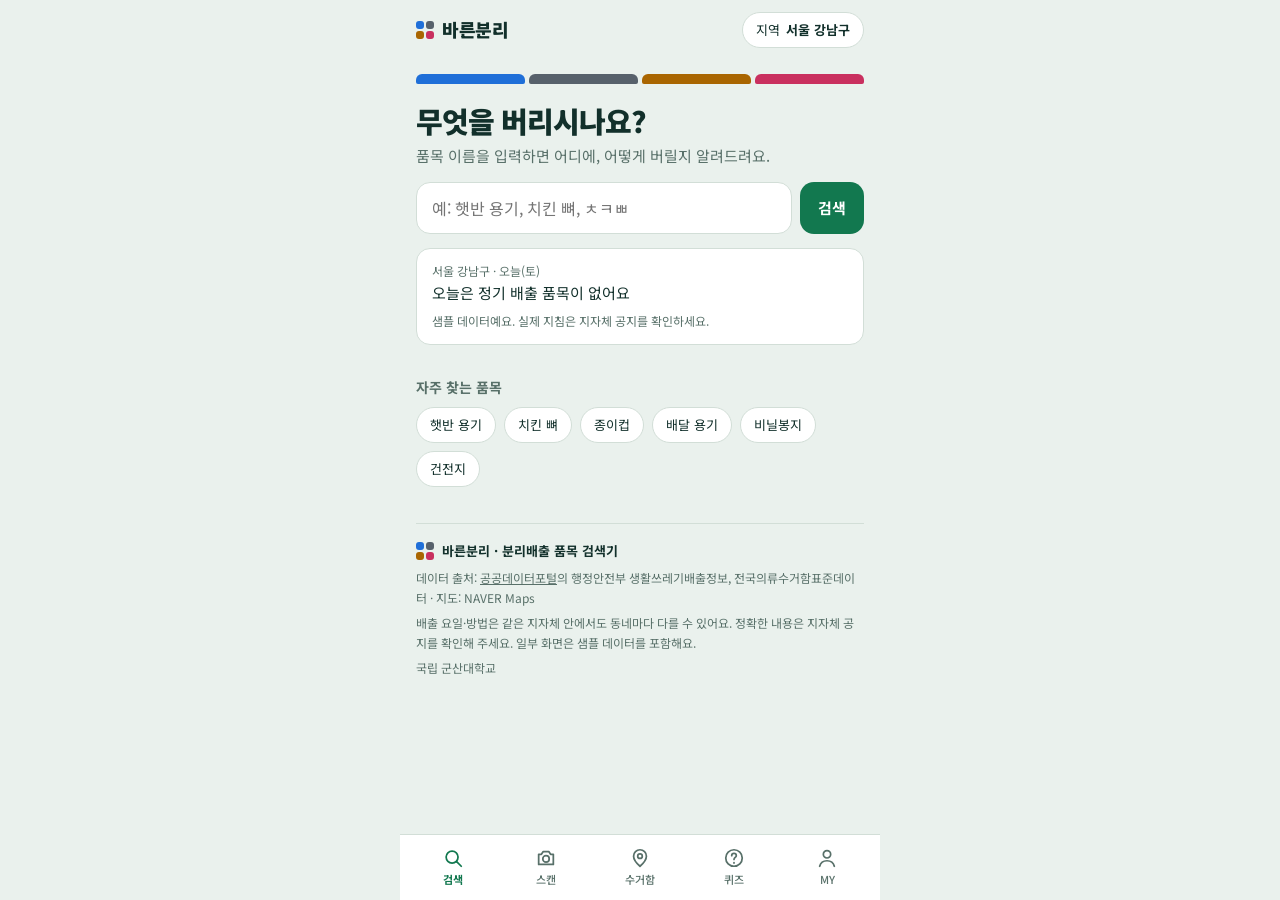
<file: recycle-finder-naver.html>
<!doctype html>
<html lang="ko">
  <head>
    <meta charset="utf-8" />
    <meta
      name="viewport"
      content="width=device-width,initial-scale=1,viewport-fit=cover"
    />
    <title>바른분리 · 분리배출 품목 검색기</title>
    <link rel="preconnect" href="https://fonts.googleapis.com" />
    <link
      href="https://fonts.googleapis.com/css2?family=Noto+Sans+KR:wght@400;500;700;900&display=swap"
      rel="stylesheet"
    />
    <link rel="stylesheet" href="recycle.css" />
  </head>
  <body>
    <div id="app">
      <header class="top">
        <div class="brand">
          <span class="mark"
            ><i style="background: var(--c-recycle)"></i
            ><i style="background: var(--c-general)"></i
            ><i style="background: var(--c-food)"></i
            ><i style="background: var(--c-special)"></i></span
          >바른분리
        </div>
        <button class="chip" data-act="region" aria-label="지역 선택">
          지역 <b id="regionName"></b>
        </button>
      </header>
      <main id="view"></main>
      <footer class="foot">
        <div class="fb">
          <span class="mark"
            ><i style="background: var(--c-recycle)"></i
            ><i style="background: var(--c-general)"></i
            ><i style="background: var(--c-food)"></i
            ><i style="background: var(--c-special)"></i></span
          >바른분리 · 분리배출 품목 검색기
        </div>
        <p>
          데이터 출처:
          <a href="https://www.data.go.kr" target="_blank" rel="noopener"
            >공공데이터포털</a
          >의 행정안전부 생활쓰레기배출정보, 전국의류수거함표준데이터 · 지도:
          NAVER Maps
        </p>
        <p>
          배출 요일·방법은 같은 지자체 안에서도 동네마다 다를 수 있어요. 정확한
          내용은 지자체 공지를 확인해 주세요. 일부 화면은 샘플 데이터를
          포함해요.
        </p>
        <p>국립 군산대학교</p>
      </footer>
      <nav class="tabs" id="tabs"></nav>
    </div>
    <div class="sheetWrap hidden" id="sheetWrap" data-act="sheetBg">
      <div class="sheet" id="sheet"></div>
    </div>
    <div id="toast" role="status"></div>

    <script>
      /* ===== 기본 유틸 ===== */
      const $ = (s) => document.querySelector(s);
      const esc = (s) =>
        String(s ?? "").replace(
          /[&<>"']/g,
          (c) =>
            ({
              "&": "&amp;",
              "<": "&lt;",
              ">": "&gt;",
              '"': "&quot;",
              "'": "&#39;",
            })[c],
        );
      const DAYS = ["일", "월", "화", "수", "목", "금", "토"];
      const CAT = {
        recycle: {
          label: "재활용",
          color: "var(--c-recycle)",
          tint: "var(--t-recycle)",
        },
        general: {
          label: "일반쓰레기",
          color: "var(--c-general)",
          tint: "var(--t-general)",
        },
        food: {
          label: "음식물쓰레기",
          color: "var(--c-food)",
          tint: "var(--t-food)",
        },
        special: {
          label: "특수 배출",
          color: "var(--c-special)",
          tint: "var(--t-special)",
        },
      };
      const PT_TYPES = {
        clothes: { label: "의류 수거함", color: "#C9305F" },
        appliance: { label: "소형가전 수거함", color: "#1F6FD8" },
        battery: { label: "종이팩·폐건전지 교환처", color: "#A96500" },
      };
      let toastT;
      function toast(m) {
        const t = $("#toast");
        t.textContent = m;
        t.classList.add("show");
        clearTimeout(toastT);
        toastT = setTimeout(() => t.classList.remove("show"), 3800);
      }
      const shuffle = (a) => {
        a = [...a];
        for (let i = a.length - 1; i > 0; i--) {
          const j = Math.floor(Math.random() * (i + 1));
          [a[i], a[j]] = [a[j], a[i]];
        }
        return a;
      };
      const fmtDate = (ts) => {
        const d = new Date(ts);
        return `${d.getMonth() + 1}/${d.getDate()} ${String(d.getHours()).padStart(2, "0")}:${String(d.getMinutes()).padStart(2, "0")}`;
      };
      function km(a, b) {
        const R = 6371,
          r = (x) => (x * Math.PI) / 180,
          dl = r(b.lat - a.lat),
          dn = r(b.lng - a.lng);
        const h =
          Math.sin(dl / 2) ** 2 +
          Math.cos(r(a.lat)) * Math.cos(r(b.lat)) * Math.sin(dn / 2) ** 2;
        return 2 * R * Math.asin(Math.sqrt(h));
      }

      /* ===== 저장소 (localStorage 대신 window.storage, 실패 시 메모리) ===== */
      const mem = {};
      const store = {
        async get(k) {
          try {
            if (window.storage) {
              const r = await window.storage.get(k);
              if (r && r.value) return JSON.parse(r.value);
            } else {
              const v = localStorage.getItem(k);
              if (v) return JSON.parse(v);
            }
          } catch (e) {}
          return mem[k] ?? null;
        },
        async set(k, v) {
          mem[k] = v;
          try {
            if (window.storage) await window.storage.set(k, JSON.stringify(v));
            else localStorage.setItem(k, JSON.stringify(v));
          } catch (e) {}
        },
      };

      /* ===== 샘플 데이터 (관리자 화면에서 실제 지침으로 교체) ===== */
      const ITEM_SEED = [
        [
          "pet",
          "페트병",
          ["페트", "생수병", "음료수병", "물병", "투명 페트병"],
          "recycle",
          "PET",
          [
            "내용물을 비우고 물로 헹구기",
            "라벨을 떼어내기",
            "찌그러뜨린 뒤 뚜껑을 닫아 배출하기",
          ],
          [
            "이물질이 지워지지 않으면 일반쓰레기로 버리세요",
            "색이 있는 페트병은 지자체에 따라 분류가 달라요",
          ],
          "ta",
        ],
        [
          "hetbahn",
          "햇반 용기",
          ["즉석밥 용기", "햇반", "즉석밥", "전자레인지 용기"],
          "recycle",
          "PP(플라스틱)",
          [
            "남은 밥알을 털고 물로 헹구기",
            "겉면 종이 띠지와 비닐 필름 떼기",
            "플라스틱류로 배출하기",
          ],
          [
            "이물질이 지워지지 않으면 일반쓰레기로 버리세요",
            "오염된 비닐 필름은 일반쓰레기예요",
          ],
          "ta",
        ],
        [
          "can",
          "음료수 캔",
          ["알루미늄캔", "콜라캔", "맥주캔", "캔"],
          "recycle",
          "Can(알루미늄)",
          [
            "내용물을 비우고 헹구기",
            "담배꽁초 같은 이물질 넣지 않기",
            "가능하면 찌그러뜨려 캔류로 배출하기",
          ],
          ["담배꽁초가 들어간 캔은 재활용이 어려워요"],
          "",
        ],
        [
          "tuna",
          "참치캔·통조림",
          ["참치캔", "통조림", "스팸캔", "통조림캔"],
          "recycle",
          "Can(철)",
          [
            "내용물과 기름을 비우기",
            "물로 헹궈 기름기 없애기",
            "뚜껑을 캔에 끼우거나 함께 모아 캔류로 배출하기",
          ],
          ["기름기가 남으면 재활용이 어려워요"],
          "t",
        ],
        [
          "gas",
          "부탄가스·스프레이",
          ["부탄가스", "스프레이", "살충제 캔", "에어로졸"],
          "recycle",
          "Can(가스용기)",
          [
            "통풍이 잘되는 야외에서 내용물을 모두 비우기",
            "플라스틱 뚜껑과 노즐 분리하기",
            "캔류로 배출하기",
          ],
          [
            "내용물이 남아 있으면 폭발 위험이 있어요",
            "구멍을 뚫으라는 지자체와 뚫지 말라는 지자체가 있어 확인이 필요해요",
          ],
          "t",
        ],
        [
          "glass",
          "유리병",
          ["소주병", "맥주병", "와인병", "잼병", "음료병"],
          "recycle",
          "Glass",
          [
            "내용물을 비우고 헹구기",
            "금속 뚜껑과 라벨 분리하기",
            "유리병 수거함에 배출하기",
          ],
          [
            "깨진 유리·도자기·거울은 재활용이 안 돼요(일반쓰레기)",
            "보증금 병은 소매점에 반납하면 보증금을 돌려받아요",
          ],
          "t",
        ],
        [
          "broken",
          "깨진 유리·도자기",
          ["깨진 컵", "깨진 접시", "도자기", "그릇", "거울", "사기그릇"],
          "general",
          "Ceramic/Glass",
          [
            "신문지로 두껍게 감싸 날카로운 면 가리기",
            "종량제 봉투(또는 지자체 지정 마대)에 담기",
            "일반쓰레기로 배출하기",
          ],
          ["맨손으로 만지면 다쳐요", "불연성 마대를 쓰는 지자체가 있어요"],
          "t",
        ],
        [
          "papercup",
          "종이컵",
          ["일회용 종이컵", "카페컵", "커피컵"],
          "recycle",
          "Paper cup",
          [
            "남은 음료를 비우고 헹구기",
            "컵 홀더와 뚜껑 떼기",
            "종이컵끼리 모아 종이팩·종이컵 수거함에 배출하기",
          ],
          [
            "오염되거나 헹구지 못한 컵은 일반쓰레기예요",
            "종이컵을 일반 종이류에 섞으면 재활용이 어려워요",
          ],
          "ta",
        ],
        [
          "milk",
          "우유팩·종이팩",
          ["우유팩", "두유팩", "멸균팩", "주스팩"],
          "recycle",
          "Paper pack",
          [
            "내용물을 비우고 물로 헹구기",
            "빨대·비닐 떼고 펼쳐서 말리기",
            "종이팩 전용 수거함이나 주민센터 교환처에 배출하기",
          ],
          ["멸균팩은 일반 종이팩과 따로 모아 주세요"],
          "t",
        ],
        [
          "box",
          "택배 상자",
          ["골판지", "박스", "종이박스", "택배박스"],
          "recycle",
          "Paper(골판지)",
          [
            "테이프와 송장 스티커 떼기",
            "상자를 펼쳐 납작하게 접기",
            "끈으로 묶어 종이류로 배출하기",
          ],
          [
            "음식물이 묻었거나 젖은 상자는 일반쓰레기예요",
            "송장에는 개인정보가 있으니 지우거나 찢어서 버려요",
          ],
          "a",
        ],
        [
          "book",
          "책·신문",
          ["신문", "책", "노트", "전단지", "복사지", "종이"],
          "recycle",
          "Paper",
          [
            "스프링·비닐 커버·테이프 떼기",
            "물에 젖지 않게 모으기",
            "묶어서 종이류로 배출하기",
          ],
          [
            "코팅되거나 오염된 종이는 일반쓰레기예요",
            "영수증(감열지)은 종이류가 아니에요",
          ],
          "a",
        ],
        [
          "styro",
          "스티로폼",
          ["스티로폼 박스", "완충재", "아이스박스"],
          "recycle",
          "EPS",
          [
            "테이프와 송장 스티커 떼기",
            "이물질을 씻어내기",
            "스티로폼류로 배출하기",
          ],
          ["색이 있거나 음식물이 묻은 스티로폼은 일반쓰레기예요"],
          "ta",
        ],
        [
          "vinyl",
          "비닐봉지·포장 비닐",
          ["비닐", "과자봉지", "라면봉지", "비닐류", "포장지"],
          "recycle",
          "Vinyl",
          [
            "내용물을 비우고 이물질 털기",
            "양념이 묻었다면 헹구기",
            "투명 봉투에 모아 비닐류로 배출하기",
          ],
          ["이물질이 지워지지 않으면 일반쓰레기로 버리세요"],
          "ta",
        ],
        [
          "delivery",
          "배달 음식 용기",
          ["배달용기", "플라스틱 용기", "도시락 용기", "일회용기", "포장용기"],
          "recycle",
          "PP/PS(플라스틱)",
          [
            "음식물을 남김없이 비우기",
            "기름기와 양념을 헹구기",
            "뚜껑과 비닐을 분리해 플라스틱류로 배출하기",
          ],
          [
            "양념·기름이 지워지지 않으면 일반쓰레기로 버리세요",
            "검은색 용기는 선별이 어려워 일반쓰레기로 안내하는 곳이 있어요",
          ],
          "ta",
        ],
        [
          "cafecup",
          "일회용 플라스틱컵",
          ["카페 플라스틱컵", "아이스컵", "투명컵", "테이크아웃 컵", "빨대"],
          "recycle",
          "PET/PP",
          [
            "남은 음료와 얼음 비우기",
            "헹군 뒤 빨대와 뚜껑 분리하기",
            "컵은 플라스틱류로 배출하기",
          ],
          [
            "빨대와 스티로폼 뚜껑은 일반쓰레기예요",
            "음료 찌꺼기가 남으면 재활용이 어려워요",
          ],
          "ta",
        ],
        [
          "cosmetic",
          "화장품·세제 용기",
          ["로션통", "샴푸통", "린스통", "세제통", "펌프"],
          "recycle",
          "PE/PP",
          [
            "내용물을 끝까지 비우기",
            "물로 헹구기",
            "펌프 등 다른 재질을 분리해 플라스틱류로 배출하기",
          ],
          [
            "펌프·스프링 같은 복합재질은 일반쓰레기예요",
            "유리 화장품 용기는 재활용이 안 돼 일반쓰레기예요",
          ],
          "t",
        ],
        [
          "chicken",
          "치킨 뼈",
          ["닭뼈", "갈비뼈", "생선뼈", "돼지뼈", "뼈다귀"],
          "general",
          "Bone",
          [
            "남은 살과 양념 정리하기",
            "물기를 빼기",
            "종량제 봉투에 담아 배출하기",
          ],
          [
            "뼈는 딱딱해서 음식물쓰레기가 아니에요",
            "생선 가시도 일반쓰레기예요",
          ],
          "t",
        ],
        [
          "peel",
          "과일·채소 껍질",
          ["귤껍질", "바나나껍질", "사과껍질", "수박껍질", "채소 껍질"],
          "food",
          "Organic",
          [
            "스티커와 비닐 등 이물질 떼기",
            "물기를 최대한 빼기",
            "음식물 전용 용기에 배출하기",
          ],
          [
            "파인애플·코코넛·밤·호두 껍데기는 일반쓰레기예요",
            "양파·마늘·옥수수 껍질도 일반쓰레기예요",
          ],
          "t",
        ],
        [
          "shell",
          "계란·조개 껍데기",
          ["달걀껍데기", "조개껍데기", "조개껍질", "굴껍데기"],
          "general",
          "Shell",
          ["이물질을 털어내기", "물기 빼기", "종량제 봉투에 담아 배출하기"],
          ["음식물쓰레기로 착각하기 쉽지만 일반쓰레기예요"],
          "t",
        ],
        [
          "leftover",
          "남은 음식·국물",
          ["잔반", "밥", "국", "찌개", "반찬", "음식물쓰레기"],
          "food",
          "Organic",
          [
            "국물은 체로 걸러 물기 최대한 빼기",
            "이쑤시개·비닐·뼈 등 이물질 골라내기",
            "음식물 전용 용기에 배출하기",
          ],
          [
            "한약재 찌꺼기는 일반쓰레기예요",
            "뼈와 큰 껍데기는 음식물쓰레기가 아니에요",
          ],
          "",
        ],
        [
          "battery",
          "폐건전지",
          ["건전지", "배터리", "AA건전지", "단추전지", "보조배터리"],
          "special",
          "Battery",
          [
            "단자에 테이프를 붙여 절연하기",
            "일반쓰레기와 섞지 않고 따로 모으기",
            "주민센터·아파트 폐건전지 수거함에 배출하기",
          ],
          [
            "일반쓰레기에 섞으면 화재 위험이 있어요",
            "부풀어 오른 리튬이온 배터리는 지자체에 문의하세요",
          ],
          "t",
        ],
        [
          "lamp",
          "형광등·LED 전구",
          ["형광등", "전구", "LED", "엘이디"],
          "special",
          "Lamp",
          [
            "깨지지 않게 원래 상자나 신문지로 감싸기",
            "다른 쓰레기와 따로 모으기",
            "전용 수거함(주민센터·아파트)에 배출하기",
          ],
          [
            "깨진 형광등은 수은 위험이 있어 지자체 안내를 따라야 해요",
            "백열전구는 일반쓰레기예요",
          ],
          "t",
        ],
        [
          "cloth",
          "헌 옷·신발",
          ["옷", "의류", "신발", "가방", "헌옷", "이불"],
          "special",
          "Textile",
          [
            "깨끗이 세탁해서 말리기",
            "봉투에 담아 묶기",
            "의류 수거함에 배출하기",
          ],
          [
            "젖거나 심하게 오염된 옷은 일반쓰레기예요",
            "솜이불·베개는 지자체 규정(대형폐기물 등)을 확인하세요",
          ],
          "t",
        ],
        [
          "appliance",
          "소형 가전",
          ["선풍기", "드라이기", "전기포트", "휴대폰", "충전기", "노트북"],
          "special",
          "E-waste",
          [
            "배터리를 분리하고 개인정보 지우기",
            "전원 코드와 부속품 정리하기",
            "소형가전 수거함이나 무상방문수거를 이용하기",
          ],
          ["대형 가전은 대형폐기물 신고나 무상방문수거를 이용해요"],
          "t",
        ],
        [
          "receipt",
          "영수증·감열지",
          ["감열지", "택배 송장", "영수증", "티켓"],
          "general",
          "Thermal paper",
          [
            "개인정보가 있는 부분은 찢거나 지우기",
            "종이류와 섞지 않기",
            "종량제 봉투에 배출하기",
          ],
          ["감열지는 종이류 재활용이 안 돼요"],
          "t",
        ],
        [
          "mixed",
          "칫솔·볼펜·수세미",
          ["칫솔", "볼펜", "샤프", "면도기", "라이터", "수세미", "고무장갑"],
          "general",
          "Mixed",
          [
            "재질이 섞였는지 확인하기",
            "라이터는 가스를 모두 쓰기",
            "종량제 봉투에 담아 배출하기",
          ],
          ["재질이 섞인 물건은 분리하기 어려워 재활용이 안 돼요"],
          "",
        ],
        [
          "mask",
          "마스크·물티슈",
          ["일회용 마스크", "KF94", "장갑", "물티슈", "기저귀"],
          "general",
          "Disposable",
          [
            "끈을 잘라 정리하기",
            "다른 쓰레기와 섞이지 않게 봉투에 담기",
            "종량제 봉투에 배출하기",
          ],
          ["물티슈는 변기에 버리면 안 돼요"],
          "",
        ],
      ];
      const mkSched = (r, g, f, t) => ({
        recycle: { days: r, time: t },
        general: { days: g, time: t },
        food: { days: f, time: t },
      });
      const REGION_SEED = [
        {
          id: "gangnam",
          name: "서울 강남구",
          lat: 37.5172,
          lng: 127.0473,
          sched: mkSched([1, 4], [0, 2, 4], [1, 2, 3, 4, 5], "18:00~24:00"),
          bag: "지자체 종량제 봉투(일반)에 담아 배출해요. 음식물은 전용 용기를 이용해요.",
          note: "아파트 단지는 단지별 배출 요일이 따로 있을 수 있어요.",
        },
        {
          id: "mapo",
          name: "서울 마포구",
          lat: 37.5663,
          lng: 126.9019,
          sched: mkSched(
            [1, 3],
            [1, 3, 5],
            [0, 1, 2, 3, 4, 5, 6],
            "19:00~24:00",
          ),
          bag: "지자체 종량제 봉투(일반)를 쓰고, 음식물은 종량기 또는 전용 용기를 이용해요.",
          note: "배출 시간 외에는 내놓지 마세요.",
        },
        {
          id: "bundang",
          name: "경기 성남시 분당구",
          lat: 37.3826,
          lng: 127.1189,
          sched: mkSched([2, 5], [1, 4], [1, 2, 3, 4, 5, 6], "18:00~24:00"),
          bag: "성남시 종량제 봉투를 사용해요.",
          note: "요일은 동별로 다를 수 있어요.",
        },
        {
          id: "haeundae",
          name: "부산 해운대구",
          lat: 35.1631,
          lng: 129.1639,
          sched: mkSched(
            [1, 4],
            [0, 2, 5],
            [0, 1, 2, 3, 4, 5, 6],
            "19:00~24:00",
          ),
          bag: "해운대구 종량제 봉투를 사용해요.",
          note: "해수욕장 주변은 별도 배출 안내가 있을 수 있어요.",
        },
        {
          id: "cheongju",
          name: "충북 청주시",
          lat: 36.6424,
          lng: 127.489,
          sched: mkSched(
            [1, 4],
            [0, 2, 4],
            [0, 1, 2, 3, 4, 5, 6],
            "18:00~24:00",
          ),
          bag: "청주시 종량제 봉투를 사용해요. (샘플)",
          note: "샘플 데이터예요. 요일은 동별로 다를 수 있어요.",
        },
        {
          id: "suseong",
          name: "대구 수성구",
          lat: 35.8581,
          lng: 128.6306,
          sched: mkSched([3, 6], [1, 3, 5], [1, 2, 3, 4, 5], "18:00~24:00"),
          bag: "수성구 종량제 봉투를 사용해요.",
          note: "주택가와 아파트의 배출 요일이 다를 수 있어요.",
        },
      ];
      const BARCODE_SEED = [
        {
          code: "8800000000011",
          product: "즉석밥 210g (데모)",
          material: "PP",
          itemId: "hetbahn",
        },
        {
          code: "8800000000028",
          product: "생수 500ml (데모)",
          material: "PET",
          itemId: "pet",
        },
        {
          code: "8800000000035",
          product: "탄산음료 250ml 캔 (데모)",
          material: "Can(알루미늄)",
          itemId: "can",
        },
        {
          code: "8800000000042",
          product: "우유 1L 종이팩 (데모)",
          material: "Paper pack",
          itemId: "milk",
        },
        {
          code: "8800000000059",
          product: "참치 통조림 150g (데모)",
          material: "Can(철)",
          itemId: "tuna",
        },
        {
          code: "8800000000066",
          product: "소주 360ml (데모)",
          material: "Glass",
          itemId: "glass",
        },
      ];
      function seedDB() {
        const items = ITEM_SEED.map(
          ([id, name, aliases, cat, material, steps, warns, fl]) => ({
            id,
            name,
            aliases,
            cat,
            material,
            steps,
            warns,
            tricky: fl.includes("t"),
            alt: fl.includes("a"),
          }),
        );
        const offs = [
          [0.004, 0.003],
          [-0.003, 0.006],
          [0.002, -0.005],
          [-0.005, -0.002],
          [0.006, -0.001],
          [-0.001, 0.005],
        ];
        const points = [];
        let n = 0;
        REGION_SEED.forEach((r) =>
          Object.keys(PT_TYPES).forEach((t, i) => {
            for (let j = 0; j < 2; j++) {
              const o = offs[(i * 2 + j) % 6];
              points.push({
                id: "p" + n++,
                region: r.id,
                type: t,
                name: `${r.name.split(" ").pop()} ${PT_TYPES[t].label} ${j + 1} (샘플)`,
                lat: r.lat + o[0],
                lng: r.lng + o[1],
              });
            }
          }),
        );
        return {
          items,
          regions: JSON.parse(JSON.stringify(REGION_SEED)),
          barcodes: BARCODE_SEED.map((b) => ({ ...b })),
          points,
        };
      }

      /* ===== 상태 ===== */
      const S = {
        tab: "search",
        db: null,
        queue: [],
        q: "",
        detail: null,
        geo: null,
        user: {
          role: "guest",
          name: "",
          regionId: "gangnam",
          favs: [],
          logs: [],
          wrong: [],
          notify: { recycle: true, general: true, food: true },
        },
        scan: { busy: false, thumb: null, msg: "" },
        scanMode: "camera",
        barNo: "",
        barMsg: "",
        mapFilter: "all",
        quiz: null,
        sub: "fav",
        formCtx: null,
      };
      const item = (id) => S.db.items.find((i) => i.id === id);
      const region = () =>
        S.db.regions.find((r) => r.id === S.user.regionId) || S.db.regions[0];
      function save() {
        store.set("rc-db", S.db);
        store.set("rc-user", S.user);
        store.set("rc-queue", S.queue);
      }

      /* ===== 검색 (자동완성·초성·유사 품목) ===== */
      const CHO = [
        "ㄱ",
        "ㄲ",
        "ㄴ",
        "ㄷ",
        "ㄸ",
        "ㄹ",
        "ㅁ",
        "ㅂ",
        "ㅃ",
        "ㅅ",
        "ㅆ",
        "ㅇ",
        "ㅈ",
        "ㅉ",
        "ㅊ",
        "ㅋ",
        "ㅌ",
        "ㅍ",
        "ㅎ",
      ];
      const cho = (s) =>
        [...s]
          .map((c) => {
            const n = c.charCodeAt(0) - 44032;
            return n >= 0 && n < 11172 ? CHO[Math.floor(n / 588)] : c;
          })
          .join("");
      const norm = (s) =>
        String(s)
          .toLowerCase()
          .replace(/[\s·ㆍ\-_(),./]/g, "");
      function bigrams(s) {
        const a = norm(s),
          r = new Set();
        if (a.length < 2) {
          r.add(a);
          return r;
        }
        for (let i = 0; i < a.length - 1; i++) r.add(a.slice(i, i + 2));
        return r;
      }
      function sim(a, b) {
        const A = bigrams(a),
          B = bigrams(b);
        let n = 0;
        A.forEach((x) => {
          if (B.has(x)) n++;
        });
        const u = A.size + B.size - n;
        return u ? n / u : 0;
      }
      function scoreItem(it, q) {
        const nq = norm(q);
        if (!nq) return 0;
        const isCho = /^[ㄱ-ㅎ]+$/.test(nq);
        let best = 0;
        for (const n of [it.name, ...it.aliases]) {
          const nn = norm(n);
          let s;
          if (nn === nq) s = 100;
          else if (nn.startsWith(nq)) s = 80;
          else if (nn.includes(nq)) s = 60;
          else if (nn.length >= 3 && nq.includes(nn)) s = 55;
          else if (isCho && cho(nn).includes(nq)) s = 52;
          else s = sim(nq, nn) * 40;
          if (s > best) best = s;
        }
        return best;
      }
      function doSearch(q) {
        const all = S.db.items.map((it) => ({ it, s: scoreItem(it, q) }));
        const hits = all
          .filter((x) => x.s >= 50)
          .sort((a, b) => b.s - a.s)
          .map((x) => x.it);
        const similar = all
          .filter((x) => x.s >= 12 && x.s < 50)
          .sort((a, b) => b.s - a.s)
          .map((x) => x.it);
        return { hits, similar };
      }
      function similarTo(it) {
        return S.db.items
          .filter((x) => x.id !== it.id)
          .map((x) => ({
            x,
            s:
              sim(it.name, x.name) +
              (x.cat === it.cat ? 0.15 : 0) +
              (x.material === it.material ? 0.25 : 0),
          }))
          .sort((a, b) => b.s - a.s)
          .slice(0, 4)
          .map((o) => o.x);
      }

      /* ===== 배출일 계산 ===== */
      function nextDay(days) {
        const t = new Date().getDay();
        if (!days.length) return null;
        for (let k = 0; k < 7; k++) if (days.includes((t + k) % 7)) return k;
        return null;
      }
      const dayLabel = (k) =>
        k === 0 ? "오늘" : k === 1 ? "내일" : `${k}일 뒤`;

      /* ===== 뷰: 공통 ===== */
      const ICON = {
        search: '<circle cx="11" cy="11" r="6.5"/><path d="M16 16l5 5"/>',
        scan: '<path d="M4 8h3l2-3h6l2 3h3v11H4z"/><circle cx="12" cy="13" r="3.5"/>',
        map: '<path d="M12 21s7-6.2 7-11a7 7 0 10-14 0c0 4.8 7 11 7 11z"/><circle cx="12" cy="10" r="2.5"/>',
        quiz: '<circle cx="12" cy="12" r="9"/><path d="M9.5 9.5a2.5 2.5 0 115 0c0 1.8-2.5 2-2.5 4M12 17v.5"/>',
        my: '<circle cx="12" cy="8" r="4"/><path d="M4 21c1-4 4-6 8-6s7 2 8 6"/>',
      };
      const TABS = [
        ["search", "검색"],
        ["scan", "스캔"],
        ["map", "수거함"],
        ["quiz", "퀴즈"],
        ["my", "MY"],
      ];
      function rowHtml(it) {
        const c = CAT[it.cat];
        return `<li><button class="row" data-act="openItem" data-id="${esc(it.id)}"><span class="dot" style="background:${c.color}"></span><span class="rn">${esc(it.name)}<small>${esc(it.material)}${it.alt ? " · 오염 시 일반쓰레기" : ""}</small></span><span class="tag" style="color:${c.color};background:${c.tint}">${c.label}</span></button></li>`;
      }
      function todayBanner() {
        const r = region(),
          d = new Date().getDay(),
          tm = (d + 1) % 7,
          member = S.user.role !== "guest";
        const cats = ["recycle", "general", "food"].filter(
          (c) => !member || S.user.notify[c],
        );
        const today = cats.filter(
          (c) => r.sched[c] && r.sched[c].days.includes(d),
        );
        const tomorrow = member
          ? cats.filter((c) => r.sched[c] && r.sched[c].days.includes(tm))
          : [];
        const line = (a) =>
          a
            .map((c) => `<b style="color:${CAT[c].color}">${CAT[c].label}</b>`)
            .join(" · ");
        return `<section class="pad"><div class="today"><div class="tl">${esc(r.name)} · 오늘(${DAYS[d]})</div>
  <div>${today.length ? `${line(today)} 배출일 <small>${esc(r.sched[today[0]].time)}</small>` : "오늘은 정기 배출 품목이 없어요"}</div>
  ${tomorrow.length ? `<div class="tm">내일(${DAYS[tm]}) ${line(tomorrow)} 배출일이에요. 미리 모아 두세요.</div>` : ""}
  <div class="fine">샘플 데이터예요. 실제 지침은 지자체 공지를 확인하세요.</div></div></section>`;
      }

      /* ===== 뷰: 검색 / 상세 ===== */
      function vSearch() {
        if (S.detail) return vDetail();
        return `<section class="hero"><div class="lids"><i style="background:var(--c-recycle)"></i><i style="background:var(--c-general)"></i><i style="background:var(--c-food)"></i><i style="background:var(--c-special)"></i></div>
  <h1>무엇을 버리시나요?</h1><p class="lead">품목 이름을 입력하면 어디에, 어떻게 버릴지 알려드려요.</p>
  <div class="searchbox"><input id="q" type="search" placeholder="예: 햇반 용기, 치킨 뼈, ㅊㅋㅃ" autocomplete="off" value="${esc(S.q)}" aria-label="품목 검색"><button class="btn" data-act="doSearch">검색</button></div>
  <div id="sug"></div></section>
  ${todayBanner()}
  <section class="pad"><h3 class="sec">자주 찾는 품목</h3><div class="chips">${["햇반 용기", "치킨 뼈", "종이컵", "배달 용기", "비닐봉지", "건전지"].map((t) => `<button class="chip" data-act="chipQ" data-q="${t}">${t}</button>`).join("")}</div></section>`;
      }
      function updateSuggest() {
        const box = $("#sug");
        if (!box) return;
        const q = S.q.trim();
        if (!q) {
          box.innerHTML = "";
          return;
        }
        const { hits, similar } = doSearch(q);
        let h = "";
        if (hits.length)
          h += `<ul class="list">${hits.slice(0, 6).map(rowHtml).join("")}</ul>`;
        else
          h += `<div class="empty"><b>“${esc(q)}”에 맞는 품목이 없어요.</b><p>철자를 바꿔 보거나 스캔 탭에서 사진으로 찾아보세요.</p></div>`;
        const rec = (hits.length ? similar : similar).slice(0, 5);
        if (rec.length)
          h += `<h3 class="sec">이런 품목은 어때요?</h3><div class="chips">${rec.map((x) => `<button class="chip" data-act="openItem" data-id="${esc(x.id)}">${esc(x.name)}</button>`).join("")}</div>`;
        if (!hits.length)
          h += `<button class="btn ghost full" data-act="reqAdd">이 검색어를 관리자에게 알리기</button>`;
        box.innerHTML = h;
      }
      function schedHtml(it) {
        const r = region();
        if (it.cat === "special")
          return `<div class="card"><h3>${esc(r.name)} 배출 안내</h3><p class="sub" style="margin-top:4px">정해진 요일 없이 전용 수거함을 이용해요.</p><button class="btn ghost full" data-act="tab" data-tab="map">가까운 수거함 보기</button></div>`;
        const s = r.sched[it.cat];
        if (!s) return "";
        const today = new Date().getDay(),
          k = nextDay(s.days);
        const chips = DAYS.map(
          (n, i) =>
            `<span class="day ${s.days.includes(i) ? "on" : ""} ${i === today ? "today" : ""}">${n}</span>`,
        ).join("");
        return `<div class="card"><h3>${esc(r.name)} · ${CAT[it.cat].label} 배출</h3>
  <div class="days" aria-label="배출 요일">${chips}</div>
  <p>${k === null ? "등록된 배출 요일이 없어요" : `다음 배출 <b>${dayLabel(k)}(${DAYS[(today + k) % 7]})</b>`}${s.time ? ` · ${esc(s.time)}` : ""}</p>
  ${it.cat === "general" ? `<p class="sub" style="margin-top:6px">${esc(r.bag)}</p>` : ""}
  ${r.note ? `<p class="fine">${esc(r.note)}</p>` : ""}</div>`;
      }
      function vDetail() {
        const d = S.detail,
          it = item(d.id);
        if (!it) {
          S.detail = null;
          return vSearch();
        }
        const c = CAT[it.cat],
          fav = S.user.favs.includes(it.id);
        let note = "";
        if (d.source === "ai") {
          const cf = d.meta.confidence || 0;
          note = `<div class="note"><b>AI 분석</b> 사진에서 “${esc(d.meta.seen || it.name)}”(으)로 보여요 · 확신도 ${Math.round(cf * 100)}%${cf < 0.75 ? "<br>확신이 낮아요. 아래 가이드가 맞는지 확인해 주세요." : ""}${d.meta.reason ? `<br><span class="sub">${esc(d.meta.reason)}</span>` : ""}</div>`;
        }
        if (d.source === "barcode")
          note = `<div class="note"><b>바코드 ${esc(d.meta.code)}</b><br>${esc(d.meta.product)} · 용기 재질 <b>${esc(d.meta.material)}</b></div>`;
        const sim = similarTo(it);
        return `<button class="back" data-act="back">‹ 뒤로</button>
  <div class="lid" style="background:${c.color}"><div class="k">${esc(it.material)}</div><h2>${esc(it.name)}</h2><div class="cat">${c.label}</div>${it.alt ? '<div class="alt">이물질이 지워지지 않으면 → 일반쓰레기</div>' : ""}</div>
  ${note}
  <section class="pad"><div class="card"><h3>3단계 분리배출</h3><ol class="steps">${it.steps
    .slice(0, 3)
    .map((s) => `<li>${esc(s)}</li>`)
    .join("")}</ol></div>
  ${it.warns.length ? `<div class="warn"><b>헷갈리기 쉬워요</b><ul>${it.warns.map((w) => `<li>${esc(w)}</li>`).join("")}</ul></div>` : ""}
  ${schedHtml(it)}</section>
  <div class="actions"><button class="btn ghost" data-act="fav" data-id="${esc(it.id)}">${fav ? "★ 즐겨찾기 해제" : "☆ 즐겨찾기"}</button><button class="btn" data-act="logIt" data-id="${esc(it.id)}">오늘 버렸어요</button></div>
  ${sim.length ? `<section class="pad"><h3 class="sec">비슷한 품목</h3><div class="chips">${sim.map((x) => `<button class="chip" data-act="openItem" data-id="${esc(x.id)}">${esc(x.name)}</button>`).join("")}</div></section>` : ""}`;
      }

      /* ===== 뷰: 스캔 (AI 카메라 · 바코드) ===== */
      function vScan() {
        const m = S.scanMode;
        return `<section class="pad"><div class="seg"><button class="${m === "camera" ? "on" : ""}" data-act="scanMode" data-m="camera">사진 인식</button><button class="${m === "barcode" ? "on" : ""}" data-act="scanMode" data-m="barcode">바코드</button></div>
  ${m === "camera" ? camPane() : barPane()}</section>`;
      }
      function camPane() {
        return `<div class="card"><h3>쓰레기를 사진으로 찍어 보세요</h3><p class="sub" style="margin-top:4px">한 가지 품목이 화면 가운데 크게 나오면 더 정확해요.</p>
  <div class="preview">${S.scan.thumb ? `<img src="${S.scan.thumb}" alt="촬영한 사진">` : "<span>사진이 여기에 표시돼요</span>"}</div>
  <div>${S.scan.busy ? '<span class="spin"></span> AI가 분석하는 중…' : S.scan.msg || ""}</div>
  <label class="btn full">카메라로 촬영<input type="file" accept="image/*" capture="environment" hidden id="camIn"></label>
  <label class="btn ghost full">앨범에서 선택<input type="file" accept="image/*" hidden id="camIn2"></label></div>`;
      }
      function barPane() {
        return `<div class="card"><h3>바코드로 용기 재질 확인</h3><p class="sub" style="margin-top:4px">바코드를 촬영하거나 번호를 입력하세요.</p>
  <label class="btn full">바코드 촬영<input type="file" accept="image/*" capture="environment" hidden id="barIn"></label>
  <div class="searchbox mt"><input id="barNo" inputmode="numeric" placeholder="바코드 숫자 8~13자리" value="${esc(S.barNo)}"><button class="btn" data-act="barLookup">조회</button></div>
  ${S.barMsg ? `<div class="msg">${esc(S.barMsg)}</div>` : ""}
  <h3 class="sec">데모 바코드</h3><div class="chips">${S.db.barcodes
    .slice(0, 6)
    .map(
      (b) =>
        `<button class="chip" data-act="barDemo" data-code="${esc(b.code)}">${esc(b.product)}</button>`,
    )
    .join("")}</div>
  <p class="fine">데모용 번호예요. 실제 서비스에는 상품 정보 DB 연동이 필요해요.</p></div>`;
      }
      function prep(file) {
        return new Promise((res, rej) => {
          const img = new Image(),
            url = URL.createObjectURL(file);
          img.onload = () => {
            const cv = (w) => {
              const s = Math.min(1, w / Math.max(img.width, img.height));
              const c = document.createElement("canvas");
              c.width = Math.round(img.width * s);
              c.height = Math.round(img.height * s);
              c.getContext("2d").drawImage(img, 0, 0, c.width, c.height);
              return c.toDataURL("image/jpeg", 0.8);
            };
            const full = cv(1024),
              thumb = cv(200);
            URL.revokeObjectURL(url);
            res({ b64: full.split(",")[1], thumb });
          };
          img.onerror = rej;
          img.src = url;
        });
      }
      async function aiRecognize(b64) {
        const list = S.db.items.map((i) => `${i.id}: ${i.name}`).join("\n");
        const res = await fetch("https://api.anthropic.com/v1/messages", {
          method: "POST",
          headers: { "Content-Type": "application/json" },
          body: JSON.stringify({
            model: "claude-sonnet-4-6",
            max_tokens: 1000,
            system:
              '당신은 한국 분리배출 품목 분류기입니다. 사진 속 주된 쓰레기 품목을 아래 목록에서 가장 가까운 하나로 고르세요. 목록에 맞는 것이 없으면 matched_id를 null로 하세요. 반드시 JSON 객체 하나만 출력하고 다른 글자나 마크다운은 쓰지 마세요. 형식: {"matched_id": 문자열 또는 null, "seen": "사진에서 본 품목 이름", "confidence": 0에서 1 사이 숫자, "reason": "한국어 한 문장"}\n\n목록:\n' +
              list,
            messages: [
              {
                role: "user",
                content: [
                  {
                    type: "image",
                    source: {
                      type: "base64",
                      media_type: "image/jpeg",
                      data: b64,
                    },
                  },
                  { type: "text", text: "이 쓰레기는 어떤 품목인가요?" },
                ],
              },
            ],
          }),
        });
        if (!res.ok) throw new Error("api " + res.status);
        const data = await res.json();
        const text = (data.content || [])
          .map((c) => (c.type === "text" ? c.text : ""))
          .join("");
        return JSON.parse(text.replace(/```json|```/g, "").trim());
      }
      function queueAdd(o) {
        if (
          o.type === "text" &&
          S.queue.some(
            (q) =>
              q.status === "pending" && q.type === "text" && q.text === o.text,
          )
        )
          return;
        S.queue.unshift({
          id: "q" + Date.now() + Math.random().toString(36).slice(2, 5),
          type: o.type,
          text: o.text || "",
          thumb: o.thumb || null,
          ts: Date.now(),
          status: "pending",
        });
        S.queue = S.queue.slice(0, 60);
        save();
      }
      async function handleImage(file) {
        if (!file) return;
        S.scan = { busy: true, thumb: null, msg: "" };
        render();
        let p;
        try {
          p = await prep(file);
        } catch (e) {
          S.scan = {
            busy: false,
            thumb: null,
            msg: "사진을 읽지 못했어요. 다른 사진을 선택해 주세요.",
          };
          render();
          return;
        }
        S.scan.thumb = p.thumb;
        render();
        try {
          const r = await aiRecognize(p.b64),
            it = r.matched_id && item(r.matched_id);
          if (it && r.confidence >= 0.5) {
            if (r.confidence < 0.75)
              queueAdd({ type: "image", text: r.seen || "", thumb: p.thumb });
            S.scan = { busy: false, thumb: p.thumb, msg: "" };
            S.detail = { id: it.id, source: "ai", meta: r, from: "scan" };
            S.tab = "search";
          } else {
            queueAdd({ type: "image", text: r.seen || "", thumb: p.thumb });
            S.scan = {
              busy: false,
              thumb: p.thumb,
              msg: '<div class="msg">품목을 확실히 알아보지 못했어요. 관리자 레이블링 대기열에 저장했어요.<br><button class="btn sm ghost mt" data-act="tab" data-tab="search">이름으로 검색하기</button></div>',
            };
          }
        } catch (e) {
          S.scan = {
            busy: false,
            thumb: p.thumb,
            msg: '<div class="msg">AI 인식에 실패했어요. 네트워크를 확인하거나 이름으로 검색해 주세요.<br><button class="btn sm ghost mt" data-act="tab" data-tab="search">이름으로 검색하기</button></div>',
          };
        }
        render();
      }
      function lookupBarcode(code) {
        code = String(code || "").replace(/\D/g, "");
        S.barNo = code;
        const b = S.db.barcodes.find((x) => x.code === code);
        if (b && item(b.itemId)) {
          S.barMsg = "";
          S.detail = {
            id: b.itemId,
            source: "barcode",
            meta: { code, product: b.product, material: b.material },
            from: "scan",
          };
          S.tab = "search";
        } else if (code.length < 8) {
          S.barMsg = "바코드 번호를 8자리 이상 입력해 주세요.";
        } else {
          S.barMsg =
            "등록되지 않은 바코드예요. 관리자 대기열에 남겼어요. 품목 이름으로 검색해 보세요.";
          queueAdd({ type: "barcode", text: code });
        }
        render();
      }
      async function barFromPhoto(file) {
        if (!file) return;
        if (!("BarcodeDetector" in window)) {
          S.barMsg =
            "이 브라우저는 사진으로 바코드를 읽지 못해요. 번호를 직접 입력해 주세요.";
          render();
          return;
        }
        try {
          const det = new BarcodeDetector({
              formats: ["ean_13", "ean_8", "upc_a", "upc_e"],
            }),
            bmp = await createImageBitmap(file),
            r = await det.detect(bmp);
          if (r.length) lookupBarcode(r[0].rawValue);
          else {
            S.barMsg = "바코드를 찾지 못했어요. 더 가까이서 다시 찍어 주세요.";
            render();
          }
        } catch (e) {
          S.barMsg = "바코드 인식에 실패했어요. 번호를 직접 입력해 주세요.";
          render();
        }
      }

      /* ===== 뷰: 수거함 지도 ===== */
      function vMap() {
        const r = region(),
          origin = S.geo || { lat: r.lat ?? 37.5665, lng: r.lng ?? 126.978 };
        const pts = S.db.points
          .filter((p) => S.mapFilter === "all" || p.type === S.mapFilter)
          .map((p) => ({ ...p, d: km(origin, p) }))
          .sort((a, b) => a.d - b.d)
          .slice(0, 12);
        const maxD = Math.max(1, ...pts.map((p) => p.d));
        S.mapPts = pts;
        S.mapOrigin = origin;
        const kx = Math.cos((origin.lat * Math.PI) / 180) * 111,
          ky = 111;
        const dots = pts
          .map((p, i) => {
            const x = 150 + (((p.lng - origin.lng) * kx) / maxD) * 115,
              y = 100 - (((p.lat - origin.lat) * ky) / maxD) * 85;
            const c = PT_TYPES[p.type].color;
            return `<circle cx="${x.toFixed(1)}" cy="${y.toFixed(1)}" r="10" fill="${c}"/><text x="${x.toFixed(1)}" y="${(y + 4).toFixed(1)}" text-anchor="middle" font-size="11" font-weight="700" fill="#fff">${i + 1}</text>`;
          })
          .join("");
        return `<section class="pad"><h3 class="sec" style="margin-top:6px">${S.geo ? "내 위치 기준" : esc(r.name) + " 중심"} 가까운 수거함</h3>
  <div class="chips"><button class="chip ${S.mapFilter === "all" ? "on" : ""}" style="${S.mapFilter === "all" ? "background:var(--ink);color:#fff" : ""}" data-act="mapFilter" data-v="all">전체</button>${Object.entries(
    PT_TYPES,
  )
    .map(
      ([k, v]) =>
        `<button class="chip" style="${S.mapFilter === k ? "background:var(--ink);color:#fff" : ""}" data-act="mapFilter" data-v="${k}">${v.label}</button>`,
    )
    .join("")}</div>
  ${hasNaver() ? '<div id="nmap" class="plot mt" style="height:300px"></div>' : `<svg class="plot mt" viewBox="0 0 300 200" role="img" aria-label="수거함 상대 위치"><circle cx="150" cy="100" r="115" fill="none" stroke="#B9CCC2" stroke-dasharray="3 4"/><circle cx="150" cy="100" r="58" fill="none" stroke="#B9CCC2" stroke-dasharray="3 4"/><circle cx="150" cy="100" r="6" fill="#12302B"/>${dots}<text x="8" y="192" font-size="10" fill="#587069">바깥 원 약 ${maxD.toFixed(1)}km · 가운데가 ${S.geo ? "내 위치" : "지역 중심"}</text></svg>`}
  ${S.geo && S.geo.acc ? `<p class="fine">내 위치 정확도 약 ${Math.round(S.geo.acc)}m${S.geo.acc > 1000 ? " · PC는 Wi-Fi/IP로 위치를 추정해서 오차가 커요. 스마트폰에서는 GPS라 훨씬 정확해요." : ""}</p>` : ""}
  ${S.geo && (!pts.length || pts[0].d > 10) ? `<div class="msg">내 위치 10km 안에 등록된 수거함이 없어요. (샘플 데이터는 일부 지역에만 있어요. 관리자 메뉴에서 공공데이터 CSV를 가져올 수 있어요)<br><button class="btn sm ghost mt" data-act="demoPts">시연용: 내 위치 주변에 샘플 수거함 만들기</button></div>` : ""}
  <button class="btn ghost full" data-act="locate">내 위치로 정렬하기</button>
  <ul class="list">${pts.map((p, i) => `<li><div class="row"><span class="dot" style="background:${PT_TYPES[p.type].color}"></span><span class="rn">${i + 1}. ${esc(p.name)}<small>${PT_TYPES[p.type].label} · ${p.d.toFixed(1)}km</small></span><a class="btn sm ghost" target="_blank" rel="noopener" href="https://map.kakao.com/link/map/${encodeURIComponent(p.name)},${p.lat},${p.lng}">지도앱</a></div></li>`).join("") || '<li class="row">표시할 수거함이 없어요</li>'}</ul>
  <p class="fine">위치는 샘플 데이터예요. 실제 서비스에서는 지자체 공공데이터를 연동해요.</p></section>`;
      }

      /* ===== 네이버 지도 연동 ===== */
      const NAVER_CLIENT_ID = "kvj2zpj5yw"; // ← 네이버 클라우드 플랫폼 Application의 Client ID를 여기에 붙여넣기
      const hasNaver = () => !/^YOUR/.test(NAVER_CLIENT_ID);
      let naverP = null,
        naverAuthFail = false;
      const authMsg = () =>
        '<div style="padding:16px;font-size:13px"><b>지도 인증에 실패했어요.</b><br>네이버 콘솔의 Web 서비스 URL에 <b>' +
        esc(location.protocol + "//" + location.hostname) +
        "</b> 가 등록돼 있는지, Client ID가 맞는지 확인하세요.<br>localhost와 127.0.0.1은 서로 다른 주소로 취급돼요.</div>";
      function loadNaver() {
        if (window.naver && naver.maps && naver.maps.Service)
          return Promise.resolve();
        if (naverP) return naverP;
        naverP = new Promise((res, rej) => {
          window.navermap_authFailure = () => {
            naverAuthFail = true;
            const el = $("#nmap");
            if (el) el.innerHTML = authMsg();
            rej(new Error("auth"));
          };
          window.__naverReady = () => res();
          const sc = document.createElement("script");
          sc.src =
            "https://oapi.map.naver.com/openapi/v3/maps.js?ncpKeyId=" +
            encodeURIComponent(NAVER_CLIENT_ID) +
            "&submodules=geocoder&callback=__naverReady";
          sc.onerror = () => rej(new Error("load"));
          document.head.appendChild(sc);
        });
        naverP.catch(() => {
          naverP = null;
        });
        return naverP;
      }
      function reverseAddr(pos) {
        if (!hasNaver() || naverAuthFail) return Promise.resolve(null);
        return Promise.race([
          loadNaver().then(
            () =>
              new Promise((res) => {
                naver.maps.Service.reverseGeocode(
                  {
                    coords: new naver.maps.LatLng(pos.lat, pos.lng),
                    orders: [
                      naver.maps.Service.OrderType.ADDR,
                      naver.maps.Service.OrderType.ROAD_ADDR,
                    ].join(","),
                  },
                  (status, r) => {
                    if (
                      status !== naver.maps.Service.Status.OK ||
                      !r ||
                      !r.v2 ||
                      !r.v2.address
                    )
                      return res(null);
                    res(
                      r.v2.address.jibunAddress ||
                        r.v2.address.roadAddress ||
                        null,
                    );
                  },
                );
              }),
          ),
          new Promise((res) => setTimeout(() => res(null), 6000)),
        ]).catch(() => null);
      }
      async function initNaverMap() {
        const el = $("#nmap");
        if (!el) return;
        if (naverAuthFail) {
          el.innerHTML = authMsg();
          return;
        }
        try {
          await loadNaver();
        } catch (e) {
          el.innerHTML =
            '<div style="padding:16px;font-size:13px">지도를 불러오지 못했어요.<br>① Client ID가 맞는지 ② Web 서비스 URL에 현재 주소(예: http://localhost)가 등록돼 있는지 확인하세요.<br>③ 파일을 더블클릭(file://)하지 말고 http://localhost:포트 로 열어야 해요.</div>';
          return;
        }
        const o = S.mapOrigin,
          pts = S.mapPts || [],
          c = new naver.maps.LatLng(o.lat, o.lng);
        const map = new naver.maps.Map(el, { center: c, zoom: 15 });
        new naver.maps.Marker({
          map,
          position: c,
          title: S.geo ? "내 위치" : "기준 위치",
          icon: {
            content:
              '<div style="width:16px;height:16px;border-radius:50%;background:' +
              (S.geo ? "#1F6FD8" : "#12302B") +
              ";border:3px solid #fff;box-shadow:0 0 0 2px " +
              (S.geo ? "#1F6FD8" : "#12302B") +
              '"></div>',
            anchor: new naver.maps.Point(8, 8),
          },
        });
        const info = new naver.maps.InfoWindow({
          content: "",
          borderWidth: 0,
          disableAnchor: true,
          backgroundColor: "transparent",
        });
        let b = new naver.maps.LatLngBounds(c, c);
        pts.forEach((p, i) => {
          const pos = new naver.maps.LatLng(p.lat, p.lng);
          b.extend(pos);
          const m = new naver.maps.Marker({
            map,
            position: pos,
            title: p.name,
            icon: {
              content: `<div style="width:26px;height:26px;border-radius:50%;background:${PT_TYPES[p.type].color};color:#fff;font:700 12px sans-serif;display:grid;place-items:center;border:2px solid #fff;box-shadow:0 1px 4px rgba(0,0,0,.4)">${i + 1}</div>`,
              anchor: new naver.maps.Point(13, 13),
            },
          });
          naver.maps.Event.addListener(m, "click", () => {
            info.setContent(
              `<div style="padding:8px 10px;background:#fff;border-radius:10px;box-shadow:0 2px 8px rgba(0,0,0,.25);font:13px sans-serif;color:#12302B"><b>${esc(p.name)}</b><br>${PT_TYPES[p.type].label}</div>`,
            );
            info.open(map, m);
          });
        });
        const pad = { top: 40, right: 40, bottom: 40, left: 40 };
        if (S.geo) {
          if (S.geo.acc)
            new naver.maps.Circle({
              map,
              center: c,
              radius: Math.min(S.geo.acc, 5000),
              fillColor: "#1F6FD8",
              fillOpacity: 0.12,
              strokeColor: "#1F6FD8",
              strokeOpacity: 0.5,
              strokeWeight: 1,
            });
          const near = pts.filter((p) => p.d <= 3).slice(0, 4);
          if (near.length) {
            const bb = new naver.maps.LatLngBounds(c, c);
            near.forEach((p) => bb.extend(new naver.maps.LatLng(p.lat, p.lng)));
            map.fitBounds(bb, pad);
          } else {
            map.setCenter(c);
            map.setZoom(16);
          }
        } else if (pts.length) map.fitBounds(b, pad);
      }

      function autoRegion(addr) {
        const t = addr.split(" ").filter(Boolean);
        if (!t.length) return null;
        const parts = [t[0]];
        for (let i = 1; i < t.length && parts.length < 3; i++) {
          if (/[시군구]$/.test(t[i])) parts.push(t[i]);
          else break;
        }
        if (parts.length < 2) return null;
        const name = parts.join(" "),
          ex = S.db.regions.find((r) => r.name === name);
        if (ex) return ex;
        const r = {
          id: "auto" + Date.now(),
          name,
          lat: S.geo.lat,
          lng: S.geo.lng,
          sched: mkSched([], [], [], ""),
          bag: "",
          note: "이 지역의 배출 지침은 아직 등록되지 않았어요. 관리자 메뉴에서 등록할 수 있어요.",
        };
        S.db.regions.push(r);
        return r;
      }

      /* ===== 공공데이터(행정안전부 생활쓰레기배출정보) 연동: server.py 의 /api/waste 사용 ===== */
      const DOWCH = "일월화수목금토";
      const PROV = {
        충북: "충청북",
        충남: "충청남",
        경북: "경상북",
        경남: "경상남",
        전북: "전라북",
        전남: "전라남",
      };
      const provKey = (s) => {
        s = String(s || "").replace(
          /특별시|광역시|특별자치시|특별자치도|도$/g,
          "",
        );
        return PROV[s] || s;
      };
      const hasSched = (r) =>
        ["recycle", "general", "food"].some(
          (c) => r.sched[c] && r.sched[c].days.length,
        );
      function parseDow(t) {
        t = String(t || "").replace(/요일/g, "");
        if (/매일|전일|상시/.test(t)) return [0, 1, 2, 3, 4, 5, 6];
        const m = t.match(/([일월화수목금토])\s*~\s*([일월화수목금토])/);
        if (m) {
          const a = DOWCH.indexOf(m[1]),
            b = DOWCH.indexOf(m[2]),
            o = [];
          for (let i = a, n = 0; n < 7; i = (i + 1) % 7, n++) {
            o.push(i);
            if (i === b) break;
          }
          return o;
        }
        const o = [];
        for (const ch of t) {
          const i = DOWCH.indexOf(ch);
          if (i >= 0 && !o.includes(i)) o.push(i);
        }
        return o;
      }
      function wasteCats(item) {
        const out = {};
        Object.keys(item).forEach((k) => {
          const m = k.match(/^(.*)_EMSN_DOW$/);
          if (!m) return;
          const pre = m[1];
          let cat;
          if (/FOD|FOOD/.test(pre)) cat = "food";
          else if (/RCYC|RECY|RSRC/.test(pre)) cat = "recycle";
          else if (/TMPR|TEMP|LGVL|LRG|BULK/.test(pre)) return;
          else cat = "general";
          out[cat] = {
            dow: item[k],
            bgn: item[pre + "_EMSN_BGNG_TM"],
            end: item[pre + "_EMSN_END_TM"],
            mthd: item[pre + "_EMSN_MTHD"],
            pre,
          };
        });
        return out;
      }
      function topVal(arr) {
        const c = {};
        arr.filter(Boolean).forEach((v) => (c[v] = (c[v] || 0) + 1));
        return Object.keys(c).sort((a, b) => c[b] - c[a])[0] || "";
      }
      async function loadPublicSched(r, silent) {
        const toks = r.name.split(" ").filter(Boolean),
          prov = provKey(toks[0]);
        const tries = toks.filter((t) => /[시군구]$/.test(t)).reverse();
        if (!tries.length) {
          if (!silent) toast("지역 이름에서 시·군·구를 찾지 못했어요");
          return false;
        }
        let items = [];
        try {
          for (const t of tries) {
            const res = await fetch("/api/waste?sgg=" + encodeURIComponent(t));
            const j = await res.json();
            if (j.error) {
              if (!silent) toast(j.error);
              return false;
            }
            const b = j.response && j.response.body;
            let it = b && b.items && b.items.item;
            if (!it) continue;
            if (!Array.isArray(it)) it = [it];
            const pf = it.filter(
              (x) => !x.CTPV_NM || provKey(x.CTPV_NM) === prov,
            );
            if (pf.length) {
              items = pf;
              break;
            }
          }
        } catch (e) {
          if (!silent)
            toast(
              "공공데이터 서버에 연결하지 못했어요. server.py를 켜고 localhost:8000 주소로 열어 주세요.",
            );
          return false;
        }
        if (!items.length) {
          if (!silent) toast("이 지역은 공공데이터에 배출 정보가 없어요");
          return false;
        }
        const per = { food: [], recycle: [], general: [] };
        items.forEach((it) => {
          const wc = wasteCats(it);
          Object.keys(wc).forEach((c) => per[c].push(wc[c]));
        });
        const keys = Object.keys(items[0]);
        const kUnc = keys.find((k) => /NCLCT|NOT_CLCT/.test(k)),
          kDept = keys.find((k) => /DEPT_NM|DEPT_NAME/.test(k)),
          kTel = keys.find((k) => /TELNO|TEL_NO/.test(k));
        const missing = [];
        let genMthd = "";
        ["recycle", "general", "food"].forEach((c) => {
          const list = per[c];
          if (!list.length) {
            missing.push(CAT[c].label);
            return;
          }
          const best = topVal(
            list.map((x) => [x.dow, x.bgn, x.end].join("|")),
          ).split("|");
          const days = parseDow(best[0]);
          if (!days.length) {
            missing.push(CAT[c].label);
            return;
          }
          r.sched[c] = {
            days,
            time:
              best[1] && best[2]
                ? best[1] + "~" + (best[2] === "00:00" ? "24:00" : best[2])
                : "",
          };
          if (c === "general") genMthd = topVal(list.map((x) => x.mthd));
        });
        if (genMthd) r.bag = genMthd.slice(0, 200);
        const upd = items
          .map((x) => x.DAT_UPDT_PNT || "")
          .sort()
          .reverse()[0];
        const parts = [
          "출처: 행정안전부 생활쓰레기배출정보" +
            (items.length > 1
              ? ` (${items.length}개 구역 중 가장 많은 설정)`
              : "") +
            (upd ? " · 기준 " + upd.slice(0, 10) : ""),
        ];
        const unc = kUnc && topVal(items.map((x) => x[kUnc])),
          dept = kDept && topVal(items.map((x) => x[kDept])),
          tel = kTel && topVal(items.map((x) => x[kTel]));
        if (unc) parts.push("미수거일: " + unc);
        if (dept) parts.push("문의: " + dept + (tel ? " " + tel : ""));
        r.note = parts.join(" · ");
        save();
        render();
        toast(
          missing.length
            ? `${r.name} 배출 정보를 불러왔어요 (${missing.join("·")} 항목은 찾지 못했어요)`
            : `${r.name} 배출 정보를 공공데이터로 채웠어요`,
        );
        return true;
      }

      /* ===== 뷰: 퀴즈 ===== */
      function startQuiz() {
        const tri = shuffle(S.db.items.filter((i) => i.tricky)).slice(0, 3),
          rest = shuffle(S.db.items.filter((i) => !tri.includes(i))).slice(
            0,
            2,
          );
        S.quiz = {
          ids: shuffle([...tri, ...rest]).map((i) => i.id),
          i: 0,
          score: 0,
          picked: null,
          wrongs: [],
          done: false,
        };
      }
      function vQuiz() {
        const z = S.quiz;
        if (z && !z.done) {
          const it = item(z.ids[z.i]),
            ans = z.picked != null;
          return `<section class="pad"><div class="qhead"><span>${z.i + 1} / ${z.ids.length}</span><span>맞힌 개수 ${z.score}</span></div>
    <div class="card qcard"><span class="sub">어디에 버릴까요?</span><h2>${esc(it.name)}</h2><p class="sub">${esc(it.aliases.slice(0, 3).join(" · "))}</p></div>
    <div class="opts">${Object.keys(CAT)
      .map((k) => {
        let cls = "";
        if (ans) {
          if (k === it.cat) cls = "ok";
          else if (k === z.picked) cls = "no";
        }
        return `<button class="opt ${cls}" ${ans ? "disabled" : ""} data-act="quizPick" data-cat="${k}"><i style="background:${CAT[k].color}"></i>${CAT[k].label}</button>`;
      })
      .join("")}</div>
    ${ans ? `<div class="exp"><b>${z.picked === it.cat ? "정답이에요" : "정답은 " + CAT[it.cat].label + "이에요"}</b><p>${esc(it.warns[0] || it.steps[0])}</p><button class="btn full" data-act="quizNext" style="margin-top:0">${z.i + 1 < z.ids.length ? "다음 문제" : "결과 보기"}</button></div>` : ""}</section>`;
        }
        if (z && z.done) {
          return `<section class="pad"><div class="card"><div class="sub" style="text-align:center">결과</div><div class="score">${z.score} / ${z.ids.length}</div>
    ${z.wrongs.length ? `<h3 class="sec">틀린 품목</h3><ul class="list" style="margin-top:0">${z.wrongs.map((id) => rowHtml(item(id))).join("")}</ul>` : '<p style="text-align:center">모두 맞혔어요!</p>'}
    <button class="btn full" data-act="quizStart">다시 풀기</button><button class="btn ghost full" data-act="quizExit">돌아가기</button></div></section>`;
        }
        const wrong = S.user.wrong.map(item).filter(Boolean),
          tri = S.db.items.filter((i) => i.tricky);
        return `<section class="pad"><div class="card"><h3>분리배출 퀴즈</h3><p class="sub" style="margin-top:4px">헷갈리는 품목 위주로 5문제를 내요.</p><button class="btn full" data-act="quizStart">퀴즈 시작</button></div>
  ${wrong.length ? `<h3 class="sec">내가 틀렸던 품목</h3><ul class="list" style="margin-top:0">${wrong.slice(0, 8).map(rowHtml).join("")}</ul>` : ""}
  <h3 class="sec">헷갈리기 쉬운 품목 모음</h3><ul class="list" style="margin-top:0">${tri.map(rowHtml).join("")}</ul></section>`;
      }

      /* ===== 뷰: MY (회원 · 관리자) ===== */
      function vMy() {
        const u = S.user;
        if (u.role === "guest")
          return `<section class="pad"><div class="card"><h3>로그인하면 더 편해져요</h3><ul class="perks"><li>자주 버리는 품목 즐겨찾기</li><li>우리 동네 배출일 알림 설정</li><li>분리배출 기록 관리</li></ul><button class="btn full" data-act="login">로그인 / 시작하기</button><p class="fine">품목 검색, AI 인식, 분리배출 가이드, 수거함 지도는 로그인 없이 쓸 수 있어요.</p></div></section>`;
        const subs = [
          ["fav", "즐겨찾기"],
          ["notify", "동네 알림"],
          ["log", "배출 기록"],
        ];
        if (u.role === "admin")
          subs.push(
            ["a_items", "품목 DB"],
            ["a_regions", "지자체 지침"],
            ["a_points", "수거함 데이터"],
            ["a_label", "레이블링"],
          );
        if (!subs.some((s) => s[0] === S.sub)) S.sub = "fav";
        const pane = {
          fav: favPane,
          notify: notifyPane,
          log: logPane,
          a_items: aItems,
          a_regions: aRegions,
          a_label: aLabel,
          a_points: aPoints,
        }[S.sub]();
        return `<section class="pad"><div class="today" style="display:flex;justify-content:space-between;align-items:center"><div><b>${esc(u.name || "회원")}</b> <span class="sub">${u.role === "admin" ? "관리자(데모)" : "회원"}</span></div><button class="btn sm ghost" data-act="logout">로그아웃</button></div></section>
  <div class="subtabs">${subs.map(([k, l]) => `<button class="chip ${S.sub === k ? "on" : ""}" data-act="sub" data-k="${k}">${l}${k === "a_label" && S.queue.some((q) => q.status === "pending") ? " ●" : ""}</button>`).join("")}</div>
  <section class="pad">${pane}</section>`;
      }
      function favPane() {
        const f = S.user.favs.map(item).filter(Boolean);
        return f.length
          ? `<ul class="list" style="margin-top:0">${f.map(rowHtml).join("")}</ul>`
          : `<div class="empty"><b>아직 즐겨찾기가 없어요</b><p>품목 화면에서 ☆를 눌러 저장해 보세요.</p></div>`;
      }
      function notifyPane() {
        const r = region(),
          n = S.user.notify;
        return `<div class="card" style="margin-top:0"><h3>${esc(r.name)} 배출일 알림</h3><p class="sub" style="margin-top:4px">켠 분류는 앱을 열 때 홈 화면 상단에 오늘·내일 배출일로 알려드려요.</p>
  ${["recycle", "general", "food"].map((c) => `<div class="stat" style="align-items:center;padding:12px 0;border-top:1px solid var(--line);margin-top:10px"><div><b style="color:${CAT[c].color}">${CAT[c].label}</b><div class="sub">${r.sched[c] ? r.sched[c].days.map((d) => DAYS[d]).join("·") : "-"} ${esc(r.sched[c]?.time || "")}</div></div><button class="sw ${n[c] ? "on" : ""}" role="switch" aria-checked="${!!n[c]}" aria-label="${CAT[c].label} 알림" data-act="notifyTog" data-c="${c}"></button></div>`).join("")}
  <p class="fine">푸시 알림은 서버 연동 후 지원해요.</p></div>`;
      }
      function logPane() {
        const now = new Date(),
          logs = S.user.logs,
          mo = logs.filter((l) => {
            const d = new Date(l.ts);
            return (
              d.getMonth() === now.getMonth() &&
              d.getFullYear() === now.getFullYear()
            );
          });
        const cnt = {};
        Object.keys(CAT).forEach(
          (k) => (cnt[k] = mo.filter((l) => l.cat === k).length),
        );
        const mx = Math.max(1, ...Object.values(cnt));
        return `<div class="card" style="margin-top:0"><h3>이번 달 ${mo.length}회 분리배출</h3>${Object.keys(
          CAT,
        )
          .map(
            (k) =>
              `<div class="stat"><span>${CAT[k].label}</span><b>${cnt[k]}</b></div><div class="bar" style="width:${Math.max(3, (cnt[k] / mx) * 100)}%;background:${CAT[k].color}"></div>`,
          )
          .join("")}</div>
  ${
    logs.length
      ? `<ul class="list">${logs
          .slice(0, 15)
          .map((l, i) => {
            const it = item(l.id);
            return `<li><div class="row"><span class="dot" style="background:${CAT[l.cat].color}"></span><span class="rn">${esc(it ? it.name : "삭제된 품목")}<small>${fmtDate(l.ts)}</small></span><button class="btn sm ghost" data-act="logDel" data-i="${i}">삭제</button></div></li>`;
          })
          .join("")}</ul>`
      : `<div class="empty"><b>기록이 없어요</b><p>품목 화면에서 “오늘 버렸어요”를 눌러 보세요.</p></div>`
  }`;
      }
      function aItems() {
        return `<button class="btn full" style="margin-top:0" data-act="itemNew">새 품목 추가</button>
  <ul class="list">${S.db.items.map((it) => `<li><button class="row" data-act="itemEdit" data-id="${esc(it.id)}"><span class="dot" style="background:${CAT[it.cat].color}"></span><span class="rn">${esc(it.name)}<small>${CAT[it.cat].label} · ${esc(it.material)}</small></span><span class="sub">수정</span></button></li>`).join("")}</ul>
  <p class="fine">총 ${S.db.items.length}개 품목 · 저장하면 검색, 퀴즈, AI 인식 후보에 바로 반영돼요.</p>`;
      }
      function aRegions() {
        return `<button class="btn full" style="margin-top:0" data-act="regPublicCur">현재 지역(${esc(region().name)}) 공공데이터로 채우기</button>
  <button class="btn ghost full" data-act="regNew">지자체 추가</button>
  <ul class="list">${S.db.regions.map((r) => `<li><button class="row" data-act="regEdit" data-id="${esc(r.id)}"><span class="rn">${esc(r.name)}<small>재활용 ${r.sched.recycle.days.map((d) => DAYS[d]).join("·") || "-"} · 일반 ${r.sched.general.days.map((d) => DAYS[d]).join("·") || "-"}</small></span><span class="sub">수정</span></button></li>`).join("")}</ul>`;
      }
      function aPoints() {
        const csv = S.db.points.filter((p) =>
          String(p.id).startsWith("csv"),
        ).length;
        return `<div class="card" style="margin-top:0"><h3>수거함 CSV 가져오기</h3><p class="sub" style="margin-top:4px">공공데이터포털에서 받은 CSV 또는 JSON 파일(위도·경도 포함)을 올리면 수거함 지도에 표시돼요.</p>
  <label class="f">수거함 종류<select id="csvType">${Object.entries(PT_TYPES)
    .map(([k, v]) => `<option value="${k}">${v.label}</option>`)
    .join("")}</select></label>
  <label class="f">이 단어가 들어간 행만 가져오기 (선택)<input id="csvFilter" placeholder="예: 군산"></label>
  <label class="btn full">CSV·JSON 파일 선택<input type="file" accept=".csv,.json,text/csv,application/json" hidden id="csvIn"></label>
  <p class="fine">가져온 수거함 ${csv}곳 · 샘플 ${S.db.points.length - csv}곳. 좌표(위도·경도)가 없는 행은 건너뛰어요.</p>
  ${csv ? '<button class="btn ghost danger full" data-act="ptClear">가져온 수거함 모두 삭제</button>' : ""}</div>`;
      }
      function parseCsv(t) {
        const rows = [];
        let row = [],
          f = "",
          q = false;
        for (let i = 0; i < t.length; i++) {
          const c = t[i];
          if (q) {
            if (c === '"') {
              if (t[i + 1] === '"') {
                f += '"';
                i++;
              } else q = false;
            } else f += c;
          } else if (c === '"') q = true;
          else if (c === ",") {
            row.push(f);
            f = "";
          } else if (c === "\n" || c === "\r") {
            if (c === "\r" && t[i + 1] === "\n") i++;
            row.push(f);
            f = "";
            if (row.some((x) => x !== "")) rows.push(row);
            row = [];
          } else f += c;
        }
        if (f !== "" || row.length) {
          row.push(f);
          if (row.some((x) => x !== "")) rows.push(row);
        }
        return rows;
      }
      async function importCsv(file) {
        if (!file) return;
        const type = $("#csvType").value,
          flt = ($("#csvFilter").value || "").trim(),
          buf = await file.arrayBuffer();
        let text;
        try {
          text = new TextDecoder("utf-8", { fatal: true }).decode(buf);
        } catch (e) {
          try {
            text = new TextDecoder("euc-kr").decode(buf);
          } catch (e2) {
            toast("파일을 읽지 못했어요");
            return;
          }
        }
        const tt = text.replace(/^\uFEFF/, "").trim();
        let rows;
        if (tt[0] === "{" || tt[0] === "[") {
          let arr = null;
          try {
            const findArr = (o) => {
              if (Array.isArray(o))
                return o[0] && typeof o[0] === "object" && !Array.isArray(o[0])
                  ? o
                  : null;
              if (o && typeof o === "object") {
                for (const [, v] of Object.entries(o).sort(
                  ([a], [b]) => (a === "fields") - (b === "fields"),
                )) {
                  const a = findArr(v);
                  if (a) return a;
                }
              }
              return null;
            };
            arr = findArr(JSON.parse(tt));
          } catch (e) {}
          if (!arr || !arr.length) {
            toast("JSON에서 수거함 목록을 찾지 못했어요");
            return;
          }
          const head = Object.keys(arr[0]);
          rows = [head].concat(
            arr.map((x) => head.map((k) => (x[k] == null ? "" : String(x[k])))),
          );
        } else rows = parseCsv(tt);
        if (rows.length < 2) {
          toast("데이터가 비어 있어요");
          return;
        }
        const head = rows[0].map((h) => h.trim()),
          idx = (re) => head.findIndex((h) => re.test(h));
        const iLat = idx(/위도|latitude|^lat/i),
          iLng = idx(/경도|longitude|^lng|^lon|^lot$/i);
        if (iLat < 0 || iLng < 0) {
          toast(
            "위도·경도 항목을 찾지 못했어요. 주소만 있는 파일은 지원하지 않아요.",
          );
          return;
        }
        const iName = idx(
            /설치장소명|장소명|시설명|상세위치|설치위치|설치장소|수거함명|DTL_PSTN|INSTL_PLC_NM/i,
          ),
          iAddr = idx(/도로명|소재지|주소|ADDR|RDNMADR/i);
        const out = [];
        let skip = 0;
        for (let r = 1; r < rows.length; r++) {
          const row = rows[r],
            lat = parseFloat(row[iLat]),
            lng = parseFloat(row[iLng]);
          if (flt && !row.join(" ").includes(flt)) continue;
          if (!(lat >= 33 && lat <= 39 && lng >= 124 && lng <= 132)) {
            skip++;
            continue;
          }
          const nm =
            (iName >= 0 && row[iName]) ||
            (iAddr >= 0 && row[iAddr]) ||
            PT_TYPES[type].label;
          out.push({
            id: "csv" + Date.now() + "_" + r,
            region: S.user.regionId,
            type,
            name: String(nm).trim().slice(0, 40),
            lat,
            lng,
          });
          if (out.length >= 8000) break;
        }
        if (!out.length) {
          toast(
            flt
              ? `“${flt}”가 들어간 행이 없어요. 파일에 해당 지역이 없을 수 있어요.`
              : "가져올 수 있는 행이 없어요",
          );
          return;
        }
        S.db.points = S.db.points.concat(out);
        save();
        render();
        toast(
          `${out.length}곳을 가져왔어요` +
            (skip ? ` (좌표 없는 ${skip}곳은 제외)` : ""),
        );
      }
      function aLabel() {
        const pend = S.queue.filter((q) => q.status === "pending"),
          done = S.queue.filter((q) => q.status === "done").length;
        if (!pend.length)
          return `<div class="empty"><b>레이블링할 데이터가 없어요</b><p>AI가 못 알아본 사진, 검색 결과가 없던 검색어, 등록 안 된 바코드가 여기에 쌓여요. 완료 ${done}건</p></div>`;
        return (
          pend
            .map(
              (
                q,
              ) => `<div class="card q" style="margin-top:0;margin-bottom:12px">${q.thumb ? `<img src="${q.thumb}" alt="미인식 사진">` : ""}
  <div><b>${{ image: "사진", text: "검색어", barcode: "바코드" }[q.type]}</b> <span class="sub">${fmtDate(q.ts)}</span><p>${esc(q.text || "(설명 없음)")}</p></div>
  <select id="ql_${q.id}" aria-label="품목 선택">${S.db.items.map((i) => `<option value="${esc(i.id)}">${esc(i.name)}</option>`).join("")}</select>
  <div class="row2"><button class="btn sm" data-act="qLabel" data-id="${q.id}">이 품목으로 확정</button><button class="btn sm ghost" data-act="qNew" data-id="${q.id}">새 품목 등록</button><button class="btn sm ghost danger" data-act="qDel" data-id="${q.id}">삭제</button></div></div>`,
            )
            .join("") +
          `<p class="fine">확정하면 검색어는 해당 품목의 다른 이름으로, 바코드는 재질 DB로 학습돼요. (데모: 이 기기에만 저장)</p>`
        );
      }

      /* ===== 시트 (모달) ===== */
      function openSheet(html) {
        $("#sheet").innerHTML = html;
        $("#sheetWrap").classList.remove("hidden");
      }
      function closeSheet() {
        $("#sheetWrap").classList.add("hidden");
      }
      function itemForm(it, pre) {
        const v = it || {
          id: "",
          name: pre || "",
          aliases: [],
          cat: "recycle",
          alt: false,
          material: "",
          steps: ["", "", ""],
          warns: [],
          tricky: false,
        };
        openSheet(`<h3>${it ? "품목 수정" : "새 품목"}</h3>
  <label class="f">이름<input id="f_name" value="${esc(v.name)}"></label>
  <label class="f">다른 이름 (쉼표로 구분)<input id="f_alias" value="${esc(v.aliases.join(", "))}"></label>
  <label class="f">분류<select id="f_cat">${Object.keys(CAT)
    .map(
      (k) =>
        `<option value="${k}" ${v.cat === k ? "selected" : ""}>${CAT[k].label}</option>`,
    )
    .join("")}</select></label>
  <label class="f">재질<input id="f_mat" value="${esc(v.material)}"></label>
  <label class="f">3단계 가이드 (한 줄에 한 단계)<textarea id="f_steps" rows="4">${esc(v.steps.join("\n"))}</textarea></label>
  <label class="f">주의사항 (한 줄에 하나)<textarea id="f_warn" rows="3">${esc(v.warns.join("\n"))}</textarea></label>
  <label class="chk"><input type="checkbox" id="f_alt" ${v.alt ? "checked" : ""}> 오염되면 일반쓰레기로 배출</label>
  <label class="chk"><input type="checkbox" id="f_tri" ${v.tricky ? "checked" : ""}> 헷갈리기 쉬운 품목 (퀴즈에 자주 출제)</label>
  <div class="row2"><button class="btn" data-act="itemSave" data-id="${esc(v.id)}">저장</button>${it ? `<button class="btn ghost danger" data-act="itemDel" data-id="${esc(v.id)}">삭제</button>` : ""}</div>`);
      }
      function regForm(r) {
        const v = r || {
          id: "",
          name: "",
          lat: "",
          lng: "",
          sched: mkSched([], [], [], ""),
          bag: "",
          note: "",
        };
        openSheet(`<h3>${r ? "지침 수정" : "지자체 추가"}</h3>
  <label class="f">지자체 이름<input id="r_name" value="${esc(v.name)}" placeholder="예: 서울 송파구"></label>
  <div class="row2"><label class="f">위도(선택)<input id="r_lat" inputmode="decimal" value="${v.lat ?? ""}"></label><label class="f">경도(선택)<input id="r_lng" inputmode="decimal" value="${v.lng ?? ""}"></label></div>
  ${["recycle", "general", "food"].map((c) => `<div class="f"><span>${CAT[c].label} 배출 요일·시간</span><div class="days" data-cat="${c}">${DAYS.map((n, i) => `<button type="button" class="day ${v.sched[c].days.includes(i) ? "on" : ""}" data-act="dayTog" data-d="${i}">${n}</button>`).join("")}</div><input id="r_t_${c}" placeholder="예: 18:00~24:00" value="${esc(v.sched[c].time)}"></div>`).join("")}
  <label class="f">종량제 봉투 규칙<textarea id="r_bag" rows="2">${esc(v.bag)}</textarea></label>
  <label class="f">참고 메모<textarea id="r_note" rows="2">${esc(v.note)}</textarea></label>
  <button class="btn full" data-act="regSave" data-id="${esc(v.id)}">저장</button>`);
      }

      /* ===== 렌더 ===== */
      function render() {
        $("#regionName").textContent = region().name;
        $("#tabs").innerHTML = TABS.map(
          ([k, l]) =>
            `<button class="${S.tab === k ? "on" : ""}" data-act="tab" data-tab="${k}" aria-label="${l}"><svg viewBox="0 0 24 24">${ICON[k]}</svg>${l}</button>`,
        ).join("");
        $("#view").innerHTML = {
          search: vSearch,
          scan: vScan,
          map: vMap,
          quiz: vQuiz,
          my: vMy,
        }[S.tab]();
        if (S.tab === "search") updateSuggest();
        if (S.tab === "map") initNaverMap();
      }

      /* ===== 액션 ===== */
      const needLogin = () => {
        if (S.user.role === "guest") {
          A.login();
          toast("로그인하면 사용할 수 있어요");
          return true;
        }
        return false;
      };
      const A = {
        tab(d) {
          const same = S.tab === d.tab;
          S.tab = d.tab;
          if (
            d.tab === "search" &&
            (same || (S.detail && S.detail.from === "scan"))
          )
            S.detail = null;
          render();
          window.scrollTo(0, 0);
          if (d.tab === "map" && !S.geo && !S.autoLoc) {
            S.autoLoc = true;
            A.gps();
          }
        },
        openItem(d) {
          S.detail = {
            id: d.id,
            source: "text",
            from: S.detail ? S.detail.from : S.tab,
          };
          S.tab = "search";
          render();
          window.scrollTo(0, 0);
        },
        back() {
          const f = S.detail && S.detail.from;
          S.detail = null;
          S.tab = f && f !== "search" ? f : "search";
          render();
          window.scrollTo(0, 0);
        },
        chipQ(d) {
          S.q = d.q;
          render();
          $("#q")?.focus();
        },
        doSearch() {
          const { hits } = doSearch(S.q);
          if (hits[0]) A.openItem({ id: hits[0].id });
          else updateSuggest();
        },
        reqAdd() {
          queueAdd({ type: "text", text: S.q.trim() });
          toast("관리자에게 전달했어요");
        },
        fav(d) {
          if (needLogin()) return;
          const f = S.user.favs,
            i = f.indexOf(d.id);
          if (i >= 0) f.splice(i, 1);
          else f.unshift(d.id);
          save();
          render();
          toast(i >= 0 ? "즐겨찾기에서 뺐어요" : "즐겨찾기에 저장했어요");
        },
        logIt(d) {
          if (needLogin()) return;
          const it = item(d.id);
          S.user.logs.unshift({ id: it.id, cat: it.cat, ts: Date.now() });
          save();
          toast("분리배출을 기록했어요");
        },
        sheetBg(d, t, e) {
          if (e.target === t) closeSheet();
        },
        region() {
          openSheet(
            `<h3>내 지역 선택</h3><button class="btn full" data-act="gps">현재 위치로 찾기</button><ul class="list">${S.db.regions.map((r) => `<li><button class="row" data-act="setRegion" data-id="${esc(r.id)}"><span class="dot" style="background:${r.id === S.user.regionId ? "var(--brand)" : "var(--line)"}"></span><span class="rn">${esc(r.name)}</span></button></li>`).join("")}</ul><p class="fine">등록된 지자체만 선택할 수 있어요.</p>`,
          );
        },
        setRegion(d) {
          S.user.regionId = d.id;
          S.geo = null;
          save();
          closeSheet();
          render();
          toast(region().name + "로 설정했어요");
        },
        gps() {
          if (!navigator.geolocation) {
            toast("이 기기에서는 위치를 쓸 수 없어요");
            return;
          }
          toast("위치를 찾는 중…");
          navigator.geolocation.getCurrentPosition(
            async (p) => {
              S.geo = {
                lat: p.coords.latitude,
                lng: p.coords.longitude,
                acc: p.coords.accuracy,
              };
              closeSheet();
              render();
              const acc = " · 정확도 약 " + Math.round(S.geo.acc) + "m";
              const addr = await reverseAddr(S.geo);
              let c = null;
              if (addr) {
                const m = S.db.regions.find((r) =>
                  addr.includes(r.name.split(" ").pop()),
                );
                if (m) c = { r: m, d: 0 };
                else {
                  const nr = autoRegion(addr);
                  if (nr) c = { r: nr, d: 0, auto: true };
                }
              }
              if (!c) {
                const n = S.db.regions
                  .filter((r) => r.lat != null && r.lng != null)
                  .map((r) => ({ r, d: km(S.geo, r) }))
                  .sort((a, b) => a.d - b.d)[0];
                if (n && n.d <= 30) c = n;
              }
              const changed = c && c.r.id !== S.user.regionId;
              if (c) {
                S.user.regionId = c.r.id;
                save();
              }
              if (changed) render();
              if (c && !hasSched(c.r)) loadPublicSched(c.r, true);
              if (addr)
                toast(
                  "현재 위치: " +
                    addr.split(" ").slice(0, 3).join(" ") +
                    (c
                      ? " → " +
                        c.r.name +
                        (c.auto ? " 지역을 새로 만들었어요" : "로 설정")
                      : " (등록된 지자체 아님)") +
                    acc,
                );
              else
                toast(
                  (c ? c.r.name + "로 설정했어요" : "위치를 찾았어요") + acc,
                );
            },
            (err) =>
              toast(
                err.code === 1
                  ? "위치 권한이 막혀 있어요. 주소창 왼쪽 자물쇠에서 위치를 허용해 주세요."
                  : err.code === 3
                    ? "위치를 찾는 데 너무 오래 걸려요. 다시 눌러 주세요."
                    : "위치를 가져올 수 없어요. 기기의 위치 서비스를 켜 주세요.",
              ),
            { enableHighAccuracy: true, timeout: 15000, maximumAge: 0 },
          );
        },
        demoPts() {
          if (!S.geo) return;
          S.db.points = S.db.points.filter(
            (p) => !String(p.id).startsWith("demo"),
          );
          const offs = [
            [0.003, 0.002],
            [-0.002, 0.004],
            [0.004, -0.003],
            [-0.004, -0.002],
            [0.001, 0.005],
            [-0.003, -0.004],
          ];
          Object.keys(PT_TYPES).forEach((t, i) => {
            for (let j = 0; j < 2; j++) {
              const o = offs[i * 2 + j];
              S.db.points.push({
                id: "demo" + i + j,
                region: S.user.regionId,
                type: t,
                name: `내 주변 ${PT_TYPES[t].label} ${j + 1} (시연 샘플)`,
                lat: S.geo.lat + o[0],
                lng: S.geo.lng + o[1],
              });
            }
          });
          save();
          render();
          toast("시연용 샘플 수거함 6곳을 만들었어요");
        },
        locate() {
          A.gps();
        },
        scanMode(d) {
          S.scanMode = d.m;
          render();
        },
        barLookup() {
          lookupBarcode($("#barNo").value);
        },
        barDemo(d) {
          lookupBarcode(d.code);
        },
        mapFilter(d) {
          S.mapFilter = d.v;
          render();
        },
        quizStart() {
          startQuiz();
          render();
        },
        quizExit() {
          S.quiz = null;
          render();
        },
        quizPick(d) {
          const z = S.quiz;
          if (z.picked != null) return;
          const it = item(z.ids[z.i]);
          z.picked = d.cat;
          if (d.cat === it.cat) z.score++;
          else {
            z.wrongs.push(it.id);
            if (!S.user.wrong.includes(it.id)) S.user.wrong.unshift(it.id);
            save();
          }
          render();
        },
        quizNext() {
          const z = S.quiz;
          z.picked = null;
          if (z.i + 1 < z.ids.length) z.i++;
          else z.done = true;
          render();
        },
        login() {
          openSheet(
            `<h3>로그인</h3><p class="sub">데모용 로그인이에요. 실제 서비스에서는 서버 인증(소셜 로그인 등)이 필요해요.</p><label class="f">닉네임<input id="nick" placeholder="예: 서현" maxlength="12"></label><button class="btn full" data-act="loginDo" data-role="member">회원으로 시작</button><button class="btn ghost full" data-act="loginDo" data-role="admin">관리자로 시작 (데모)</button>`,
          );
        },
        loginDo(d) {
          S.user.role = d.role;
          S.user.name =
            ($("#nick").value || "").trim() ||
            (d.role === "admin" ? "관리자" : "회원");
          S.sub = "fav";
          save();
          closeSheet();
          render();
          toast("환영해요, " + S.user.name);
        },
        logout() {
          S.user.role = "guest";
          S.user.name = "";
          save();
          render();
        },
        sub(d) {
          S.sub = d.k;
          render();
        },
        notifyTog(d) {
          S.user.notify[d.c] = !S.user.notify[d.c];
          save();
          render();
        },
        logDel(d) {
          S.user.logs.splice(+d.i, 1);
          save();
          render();
        },
        itemNew() {
          S.formCtx = null;
          itemForm(null);
        },
        itemEdit(d) {
          S.formCtx = null;
          itemForm(item(d.id));
        },
        itemSave(d) {
          const name = $("#f_name").value.trim(),
            steps = $("#f_steps")
              .value.split("\n")
              .map((s) => s.trim())
              .filter(Boolean);
          if (!name) {
            toast("이름을 입력해 주세요");
            return;
          }
          if (!steps.length) {
            toast("가이드를 한 단계 이상 입력해 주세요");
            return;
          }
          const o = {
            name,
            aliases: $("#f_alias")
              .value.split(",")
              .map((s) => s.trim())
              .filter(Boolean),
            cat: $("#f_cat").value,
            material: $("#f_mat").value.trim() || "-",
            steps,
            warns: $("#f_warn")
              .value.split("\n")
              .map((s) => s.trim())
              .filter(Boolean),
            alt: $("#f_alt").checked,
            tricky: $("#f_tri").checked,
          };
          let saved;
          if (d.id) {
            saved = item(d.id);
            Object.assign(saved, o);
          } else {
            saved = { id: "i" + Date.now(), ...o };
            S.db.items.push(saved);
          }
          if (S.formCtx) {
            const q = S.queue.find((x) => x.id === S.formCtx);
            if (q) {
              q.status = "done";
              q.label = saved.id;
            }
            S.formCtx = null;
          }
          save();
          closeSheet();
          render();
          toast("품목을 저장했어요");
        },
        itemDel(d) {
          S.db.items = S.db.items.filter((i) => i.id !== d.id);
          S.user.favs = S.user.favs.filter((i) => i !== d.id);
          S.db.barcodes = S.db.barcodes.filter((b) => b.itemId !== d.id);
          save();
          closeSheet();
          render();
          toast("품목을 삭제했어요");
        },
        regNew() {
          regForm(null);
        },
        regEdit(d) {
          regForm(S.db.regions.find((r) => r.id === d.id));
        },
        dayTog(d, t) {
          t.classList.toggle("on");
        },
        regSave(d) {
          const name = $("#r_name").value.trim();
          if (!name) {
            toast("지자체 이름을 입력해 주세요");
            return;
          }
          const sched = {};
          ["recycle", "general", "food"].forEach((c) => {
            sched[c] = {
              days: [
                ...document.querySelectorAll(`.days[data-cat="${c}"] .day.on`),
              ].map((b) => +b.dataset.d),
              time: $("#r_t_" + c).value.trim(),
            };
          });
          const lat = parseFloat($("#r_lat").value),
            lng = parseFloat($("#r_lng").value);
          const o = {
            name,
            sched,
            bag: $("#r_bag").value.trim(),
            note: $("#r_note").value.trim(),
            lat: isNaN(lat) ? null : lat,
            lng: isNaN(lng) ? null : lng,
          };
          if (d.id)
            Object.assign(
              S.db.regions.find((r) => r.id === d.id),
              o,
            );
          else S.db.regions.push({ id: "r" + Date.now(), ...o });
          save();
          closeSheet();
          render();
          toast("지침을 저장했어요");
        },
        qLabel(d) {
          const q = S.queue.find((x) => x.id === d.id),
            it = item($("#ql_" + d.id).value);
          if (!q || !it) return;
          if (
            q.type === "text" &&
            q.text &&
            !it.aliases.includes(q.text) &&
            norm(q.text) !== norm(it.name)
          )
            it.aliases.push(q.text);
          if (
            q.type === "barcode" &&
            q.text &&
            !S.db.barcodes.some((b) => b.code === q.text)
          )
            S.db.barcodes.push({
              code: q.text,
              product: "레이블링 등록 상품",
              material: it.material,
              itemId: it.id,
            });
          q.status = "done";
          q.label = it.id;
          save();
          render();
          toast(`“${it.name}”(으)로 확정했어요`);
        },
        qNew(d) {
          const q = S.queue.find((x) => x.id === d.id);
          S.formCtx = d.id;
          itemForm(null, q && q.type === "text" ? q.text : "");
        },
        regPublicCur() {
          toast("공공데이터를 불러오는 중…");
          loadPublicSched(region(), false);
        },
        ptClear() {
          S.db.points = S.db.points.filter(
            (p) => !String(p.id).startsWith("csv"),
          );
          save();
          render();
          toast("가져온 수거함을 삭제했어요");
        },
        qDel(d) {
          S.queue = S.queue.filter((x) => x.id !== d.id);
          save();
          render();
        },
      };
      document.addEventListener("click", (e) => {
        const t = e.target.closest("[data-act]");
        if (!t) return;
        const f = A[t.dataset.act];
        if (f) f(t.dataset, t, e);
      });
      document.addEventListener("input", (e) => {
        if (e.target.id === "q") {
          S.q = e.target.value;
          updateSuggest();
        } else if (e.target.id === "barNo") {
          S.barNo = e.target.value;
        }
      });
      document.addEventListener("keydown", (e) => {
        if (e.key === "Enter") {
          if (e.target.id === "q") {
            e.preventDefault();
            A.doSearch();
          } else if (e.target.id === "barNo") {
            e.preventDefault();
            A.barLookup();
          }
        }
      });
      document.addEventListener("change", (e) => {
        const id = e.target.id,
          f = e.target.files && e.target.files[0];
        if (id === "camIn" || id === "camIn2") handleImage(f);
        else if (id === "barIn") barFromPhoto(f);
        else if (id === "csvIn") importCsv(f);
        if (e.target.type === "file") e.target.value = "";
      });

      /* ===== 시작 ===== */
      (async function init() {
        const [db, user, q] = await Promise.all([
          store.get("rc-db"),
          store.get("rc-user"),
          store.get("rc-queue"),
        ]);
        S.db = db && db.items && db.regions ? db : seedDB();
        if (!S.db.points) S.db.points = seedDB().points;
        if (!S.db.barcodes) S.db.barcodes = BARCODE_SEED.map((b) => ({ ...b }));
        if (user) Object.assign(S.user, user);
        if (q) S.queue = q;
        if (!S.db.regions.some((r) => r.id === S.user.regionId))
          S.user.regionId = S.db.regions[0].id;
        render();
      })();
    </script>
  </body>
</html>
</file>
<file: recycle.css>
:root {
  --bg: #eaf1ed;
  --paper: #fff;
  --ink: #12302b;
  --sub: #587069;
  --line: #d2ded7;
  --brand: #12784f;
  --brand-d: #0c5c3b;
  --danger: #b3261e;
  --c-recycle: #1f6fd8;
  --t-recycle: #e2edfb;
  --c-general: #57616b;
  --t-general: #e8ebee;
  --c-food: #a96500;
  --t-food: #fbebcb;
  --c-special: #c9305f;
  --t-special: #fadfe7;
}
* {
  box-sizing: border-box;
  margin: 0;
  -webkit-tap-highlight-color: transparent;
}
body {
  font-family:
    "Noto Sans KR", "Apple SD Gothic Neo", "Malgun Gothic", sans-serif;
  background: var(--bg);
  color: var(--ink);
  line-height: 1.55;
  font-size: 15px;
}
button,
input,
select,
textarea {
  font: inherit;
  color: inherit;
}
button {
  cursor: pointer;
  border: 0;
  background: none;
}
:focus-visible {
  outline: 3px solid #7cc4a4;
  outline-offset: 2px;
}
#app {
  max-width: 480px;
  margin: 0 auto;
  min-height: 100vh;
  padding-bottom: 88px;
}
.top {
  position: sticky;
  top: 0;
  z-index: 20;
  display: flex;
  justify-content: space-between;
  align-items: center;
  padding: 12px 16px;
  background: var(--bg);
}
.brand {
  display: flex;
  align-items: center;
  gap: 8px;
  font-weight: 900;
  font-size: 18px;
  letter-spacing: -0.02em;
}
.mark {
  display: grid;
  grid-template-columns: 1fr 1fr;
  gap: 2px;
  width: 18px;
  height: 18px;
}
.mark i {
  border-radius: 3px;
}
.chip {
  display: inline-flex;
  align-items: center;
  gap: 6px;
  padding: 7px 13px;
  border-radius: 999px;
  background: var(--paper);
  border: 1px solid var(--line);
  font-size: 13px;
  white-space: nowrap;
}
.chip b {
  font-weight: 700;
}
.chips {
  display: flex;
  flex-wrap: wrap;
  gap: 8px;
}
.pad {
  padding: 8px 16px;
}
.hero {
  padding: 14px 16px 6px;
}
.lids {
  display: flex;
  gap: 4px;
  height: 10px;
  margin-bottom: 18px;
}
.lids i {
  flex: 1;
  border-radius: 6px 6px 2px 2px;
}
h1 {
  font-size: 29px;
  line-height: 1.25;
  font-weight: 900;
  letter-spacing: -0.035em;
}
.lead {
  color: var(--sub);
  margin: 6px 0 14px;
}
.sec {
  font-size: 14px;
  font-weight: 700;
  margin: 16px 0 8px;
  color: var(--sub);
}
.searchbox {
  display: flex;
  gap: 8px;
}
.searchbox input {
  flex: 1;
  min-width: 0;
  padding: 13px 15px;
  border-radius: 14px;
  border: 1.5px solid var(--line);
  background: var(--paper);
  font-size: 16px;
}
.searchbox input:focus {
  border-color: var(--brand);
  outline: none;
}
.btn {
  display: inline-flex;
  align-items: center;
  justify-content: center;
  gap: 6px;
  padding: 12px 18px;
  border-radius: 14px;
  background: var(--brand);
  color: #fff;
  font-weight: 700;
  text-align: center;
}
.btn:active {
  background: var(--brand-d);
}
.btn.ghost {
  background: var(--paper);
  color: var(--ink);
  border: 1.5px solid var(--line);
}
.btn.danger {
  color: var(--danger);
}
.btn.sm {
  padding: 8px 12px;
  font-size: 13px;
  border-radius: 10px;
}
.btn.full {
  width: 100%;
  margin-top: 10px;
}
.btn[disabled] {
  opacity: 0.5;
}
.mt {
  margin-top: 12px;
}
.list {
  list-style: none;
  padding: 0;
  margin: 10px 0 0;
  background: var(--paper);
  border: 1px solid var(--line);
  border-radius: 14px;
  overflow: hidden;
}
.list li + li {
  border-top: 1px solid var(--line);
}
.row {
  display: flex;
  align-items: center;
  gap: 12px;
  width: 100%;
  padding: 13px 14px;
  text-align: left;
}
.row:active {
  background: var(--bg);
}
.dot {
  width: 10px;
  height: 10px;
  border-radius: 50%;
  flex: none;
}
.rn {
  flex: 1;
  font-weight: 500;
}
.rn small {
  display: block;
  color: var(--sub);
  font-size: 12px;
  font-weight: 400;
}
.tag {
  font-size: 12px;
  font-weight: 700;
  padding: 3px 9px;
  border-radius: 999px;
  white-space: nowrap;
}
.empty {
  padding: 18px;
  text-align: center;
  background: var(--paper);
  border: 1px dashed var(--line);
  border-radius: 14px;
  margin-top: 10px;
}
.empty p {
  color: var(--sub);
  font-size: 13px;
}
.today {
  background: var(--paper);
  border: 1px solid var(--line);
  border-radius: 14px;
  padding: 13px 15px;
}
.today .tl {
  font-size: 12px;
  color: var(--sub);
}
.today .tm {
  margin-top: 4px;
  font-size: 13px;
  color: var(--sub);
}
.today small {
  color: var(--sub);
}
.fine {
  font-size: 12px;
  color: var(--sub);
  margin-top: 8px;
}
.card {
  background: var(--paper);
  border: 1px solid var(--line);
  border-radius: 16px;
  padding: 16px;
  margin-top: 12px;
}
.card h3 {
  font-size: 17px;
  letter-spacing: -0.02em;
}
.sub {
  color: var(--sub);
  font-size: 13px;
}
.seg {
  display: flex;
  background: #dce7e1;
  border-radius: 12px;
  padding: 3px;
}
.seg button {
  flex: 1;
  padding: 9px;
  border-radius: 10px;
  font-weight: 700;
  color: var(--sub);
}
.seg button.on {
  background: var(--paper);
  color: var(--ink);
}
.preview {
  height: 190px;
  margin: 12px 0;
  border-radius: 14px;
  background: var(--bg);
  display: grid;
  place-items: center;
  overflow: hidden;
  color: var(--sub);
  font-size: 13px;
}
.preview img {
  width: 100%;
  height: 100%;
  object-fit: cover;
}
.spin {
  width: 16px;
  height: 16px;
  border: 3px solid var(--line);
  border-top-color: var(--brand);
  border-radius: 50%;
  display: inline-block;
  vertical-align: -3px;
  animation: sp 0.8s linear infinite;
}
@keyframes sp {
  to {
    transform: rotate(360deg);
  }
}
.msg {
  margin-top: 10px;
  padding: 11px 13px;
  background: var(--t-food);
  border-radius: 12px;
  font-size: 13px;
}
/* detail */
.back {
  padding: 10px 16px 0;
  color: var(--sub);
  font-weight: 500;
}
.lid {
  position: relative;
  margin: 16px 16px 0;
  padding: 22px 18px 18px;
  color: #fff;
  border-radius: 20px 20px 8px 8px;
}
.lid:before {
  content: "";
  position: absolute;
  top: -8px;
  left: 50%;
  width: 60px;
  height: 10px;
  margin-left: -30px;
  border-radius: 6px 6px 0 0;
  background: inherit;
}
.lid .k {
  font-size: 13px;
  opacity: 0.9;
}
.lid h2 {
  font-size: 30px;
  line-height: 1.2;
  font-weight: 900;
  letter-spacing: -0.035em;
  margin: 2px 0 6px;
}
.lid .cat {
  font-size: 19px;
  font-weight: 700;
}
.lid .alt {
  margin-top: 8px;
  font-size: 13px;
  background: rgba(255, 255, 255, 0.2);
  padding: 6px 10px;
  border-radius: 8px;
  display: inline-block;
}
.note {
  margin: 12px 16px 0;
  padding: 11px 13px;
  background: var(--paper);
  border: 1px solid var(--line);
  border-left: 4px solid var(--brand);
  border-radius: 10px;
  font-size: 13px;
}
.steps {
  list-style: none;
  padding: 0;
  margin-top: 10px;
  counter-reset: s;
}
.steps li {
  counter-increment: s;
  display: flex;
  gap: 12px;
  align-items: flex-start;
  padding: 10px 0;
}
.steps li + li {
  border-top: 1px solid var(--line);
}
.steps li:before {
  content: counter(s);
  flex: none;
  width: 26px;
  height: 26px;
  border-radius: 50%;
  background: var(--ink);
  color: #fff;
  font-weight: 700;
  font-size: 13px;
  display: grid;
  place-items: center;
}
.warn {
  margin-top: 12px;
  padding: 12px 14px;
  background: var(--t-food);
  border-radius: 12px;
  font-size: 14px;
}
.warn b {
  display: block;
  margin-bottom: 4px;
  color: var(--c-food);
}
.warn ul {
  padding-left: 18px;
}
.days {
  display: flex;
  gap: 6px;
  margin: 8px 0;
}
.day {
  width: 36px;
  height: 36px;
  border-radius: 50%;
  display: grid;
  place-items: center;
  font-size: 13px;
  font-weight: 700;
  background: var(--bg);
  color: #9bb0a8;
  border: 1.5px solid transparent;
}
.day.on {
  background: var(--ink);
  color: #fff;
}
.day.today {
  border-color: var(--brand);
  box-shadow: 0 0 0 2px #fff inset;
}
.actions {
  display: flex;
  gap: 8px;
  margin: 14px 16px 0;
}
.actions .btn {
  flex: 1;
}
/* quiz */
.qhead {
  display: flex;
  justify-content: space-between;
  color: var(--sub);
  font-size: 13px;
  margin-bottom: 4px;
}
.qcard {
  text-align: center;
  padding: 26px 16px;
}
.qcard h2 {
  font-size: 26px;
  font-weight: 900;
  letter-spacing: -0.03em;
  margin: 4px 0;
}
.opts {
  display: grid;
  grid-template-columns: 1fr 1fr;
  gap: 10px;
  margin-top: 12px;
}
.opt {
  display: flex;
  align-items: center;
  gap: 10px;
  padding: 15px 13px;
  background: var(--paper);
  border: 1.5px solid var(--line);
  border-radius: 14px;
  font-weight: 700;
  text-align: left;
}
.opt i {
  width: 12px;
  height: 12px;
  border-radius: 3px;
  flex: none;
}
.opt.ok {
  border-color: var(--brand);
  background: #dff3e9;
}
.opt.no {
  border-color: var(--danger);
  background: #fbe3e1;
}
.exp {
  margin-top: 12px;
  padding: 14px;
  border-radius: 14px;
  background: var(--paper);
  border: 1px solid var(--line);
}
.exp p {
  margin: 4px 0 10px;
  font-size: 14px;
  color: var(--sub);
}
.score {
  font-size: 52px;
  font-weight: 900;
  letter-spacing: -0.04em;
  text-align: center;
  margin: 8px 0;
}
/* my / admin */
.subtabs {
  display: flex;
  gap: 8px;
  overflow-x: auto;
  padding: 8px 16px;
  scrollbar-width: none;
}
.subtabs .chip.on {
  background: var(--ink);
  color: #fff;
  border-color: var(--ink);
}
.perks {
  padding-left: 18px;
  margin: 10px 0;
}
.bar {
  height: 10px;
  border-radius: 5px;
  margin: 4px 0 10px;
}
.sw {
  position: relative;
  width: 46px;
  height: 28px;
  border-radius: 14px;
  background: #c5d3cc;
  flex: none;
  transition: background 0.15s;
}
.sw:after {
  content: "";
  position: absolute;
  top: 3px;
  left: 3px;
  width: 22px;
  height: 22px;
  border-radius: 50%;
  background: #fff;
  transition: transform 0.15s;
}
.sw.on {
  background: var(--brand);
}
.sw.on:after {
  transform: translateX(18px);
}
.q {
  display: grid;
  gap: 10px;
}
.q img {
  width: 100%;
  max-height: 150px;
  object-fit: cover;
  border-radius: 10px;
}
.q select {
  padding: 10px;
  border-radius: 10px;
  border: 1.5px solid var(--line);
  background: #fff;
}
.row2 {
  display: flex;
  gap: 8px;
  flex-wrap: wrap;
  margin-top: 10px;
}
.row2 > * {
  flex: 1;
}
.f {
  display: block;
  margin-top: 12px;
  font-size: 13px;
  color: var(--sub);
}
.f input,
.f select,
.f textarea {
  display: block;
  width: 100%;
  margin-top: 5px;
  padding: 11px 12px;
  border-radius: 10px;
  border: 1.5px solid var(--line);
  background: #fff;
  font-size: 15px;
  color: var(--ink);
}
.chk {
  display: flex;
  gap: 8px;
  align-items: center;
  margin-top: 10px;
  font-size: 14px;
}
.stat {
  display: flex;
  justify-content: space-between;
  font-size: 14px;
}
/* map */
.plot {
  width: 100%;
  background: #dde9e2;
  border-radius: 14px;
  display: block;
}
/* sheet + toast */
.sheetWrap {
  position: fixed;
  inset: 0;
  background: rgba(18, 48, 43, 0.45);
  z-index: 50;
  display: flex;
  align-items: flex-end;
  justify-content: center;
}
.sheetWrap.hidden {
  display: none;
}
.sheet {
  width: 100%;
  max-width: 480px;
  max-height: 88vh;
  overflow: auto;
  background: var(--bg);
  border-radius: 20px 20px 0 0;
  padding: 20px 16px 28px;
  animation: up 0.2s ease-out;
}
@keyframes up {
  from {
    transform: translateY(24px);
    opacity: 0.6;
  }
  to {
    transform: none;
    opacity: 1;
  }
}
.sheet h3 {
  font-size: 18px;
  margin-bottom: 4px;
}
#toast {
  position: fixed;
  left: 50%;
  bottom: 100px;
  transform: translate(-50%, 20px);
  background: var(--ink);
  color: #fff;
  padding: 10px 16px;
  border-radius: 12px;
  font-size: 14px;
  opacity: 0;
  pointer-events: none;
  transition: 0.2s;
  z-index: 60;
  max-width: 90%;
  text-align: center;
}
#toast.show {
  opacity: 1;
  transform: translate(-50%, 0);
}
.tabs {
  position: fixed;
  bottom: 0;
  left: 50%;
  transform: translateX(-50%);
  width: 100%;
  max-width: 480px;
  display: flex;
  background: var(--paper);
  border-top: 1px solid var(--line);
  padding: 6px 6px calc(6px + env(safe-area-inset-bottom));
  z-index: 30;
}
.tabs button {
  flex: 1;
  display: flex;
  flex-direction: column;
  align-items: center;
  gap: 2px;
  padding: 6px 0;
  font-size: 11px;
  color: var(--sub);
  font-weight: 500;
  border-radius: 10px;
}
.tabs button.on {
  color: var(--brand);
  font-weight: 700;
}
.tabs svg {
  width: 22px;
  height: 22px;
  fill: none;
  stroke: currentColor;
  stroke-width: 1.9;
  stroke-linecap: round;
  stroke-linejoin: round;
}
footer.foot {
  margin: 28px 16px 0;
  padding: 16px 0 4px;
  border-top: 1px solid var(--line);
  font-size: 12px;
  line-height: 1.7;
  color: var(--sub);
}
footer.foot .fb {
  display: flex;
  align-items: center;
  gap: 8px;
  font-weight: 700;
  font-size: 13px;
  color: var(--ink);
  margin-bottom: 6px;
}
footer.foot a {
  color: var(--sub);
  text-decoration: underline;
}
footer.foot p + p {
  margin-top: 4px;
}
@media (prefers-reduced-motion: reduce) {
  * {
    animation: none !important;
    transition: none !important;
  }
}

/* 로그인 화면 */
.authScreen {
  position: fixed;
  inset: 0;
  z-index: 45;
  background: var(--bg);
  display: flex;
  align-items: center;
  justify-content: center;
  padding: 20px 16px;
  overflow: auto;
}
.authScreen.hidden {
  display: none;
}
.authBox {
  width: 100%;
  max-width: 380px;
  background: var(--paper);
  border: 1px solid var(--line);
  border-radius: 18px;
  padding: 24px 20px;
  display: flex;
  flex-direction: column;
  gap: 10px;
}
.authBox h2 {
  font-size: 22px;
}
.authBrand {
  display: flex;
  align-items: center;
  gap: 8px;
  font-weight: 700;
  color: var(--brand);
}
.authMsg {
  min-height: 20px;
  font-size: 13px;
  color: var(--brand);
}
.authMsg.err {
  color: var(--danger);
}
.linkbtn {
  background: none;
  border: 0;
  color: var(--sub);
  text-decoration: underline;
  padding: 8px;
  font-size: 14px;
}
</file>
